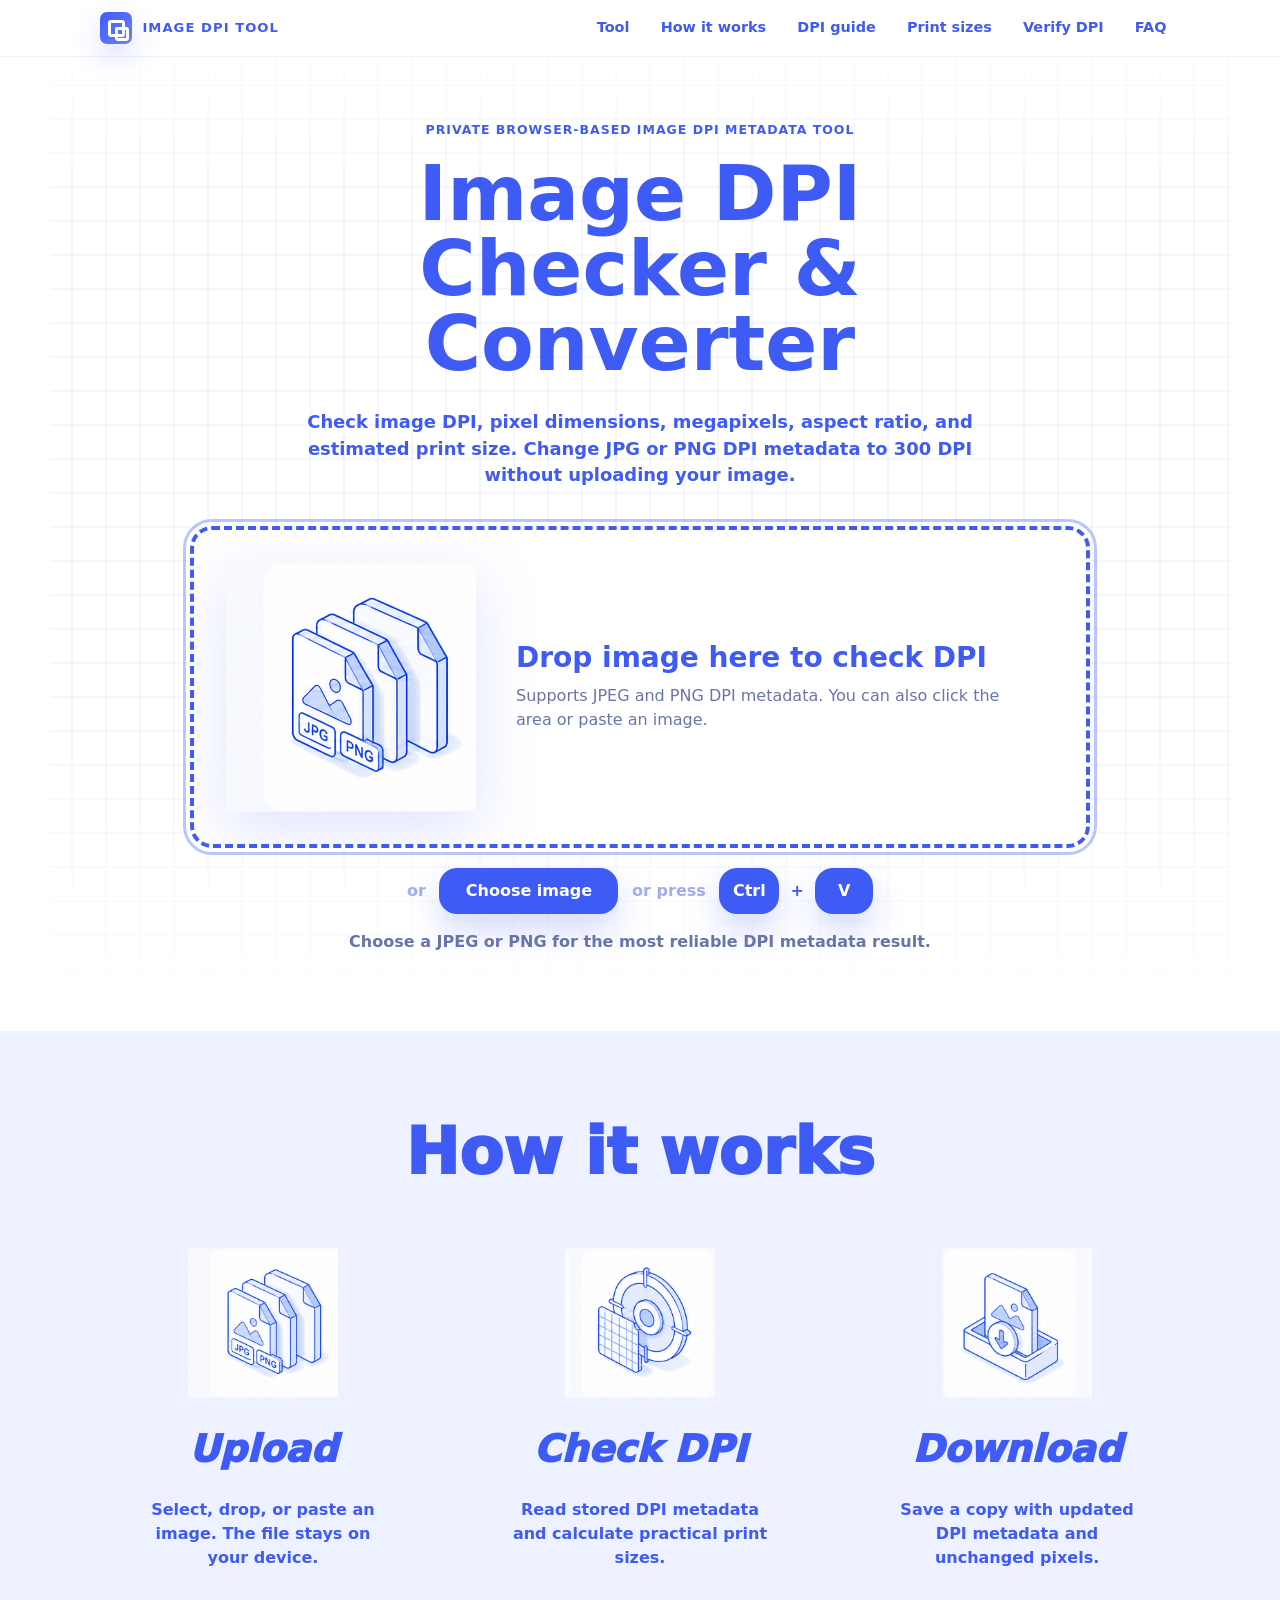
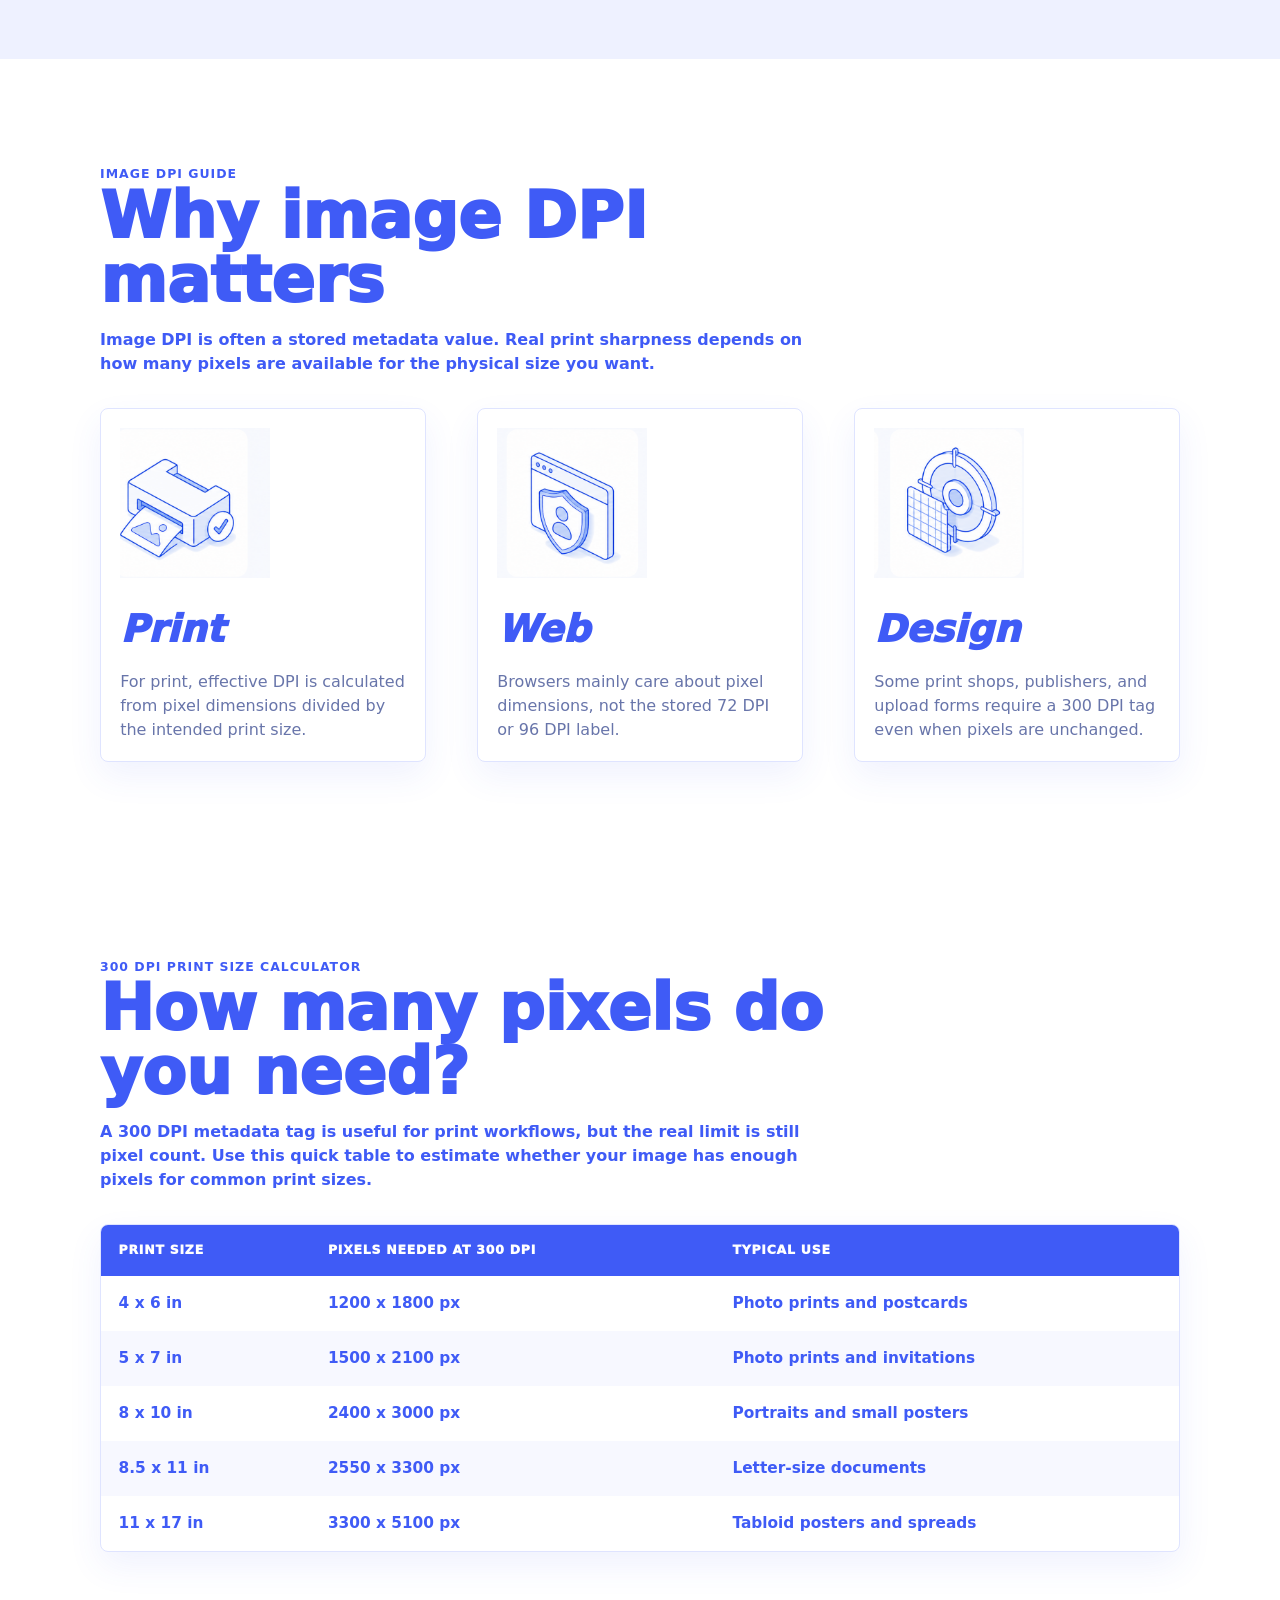
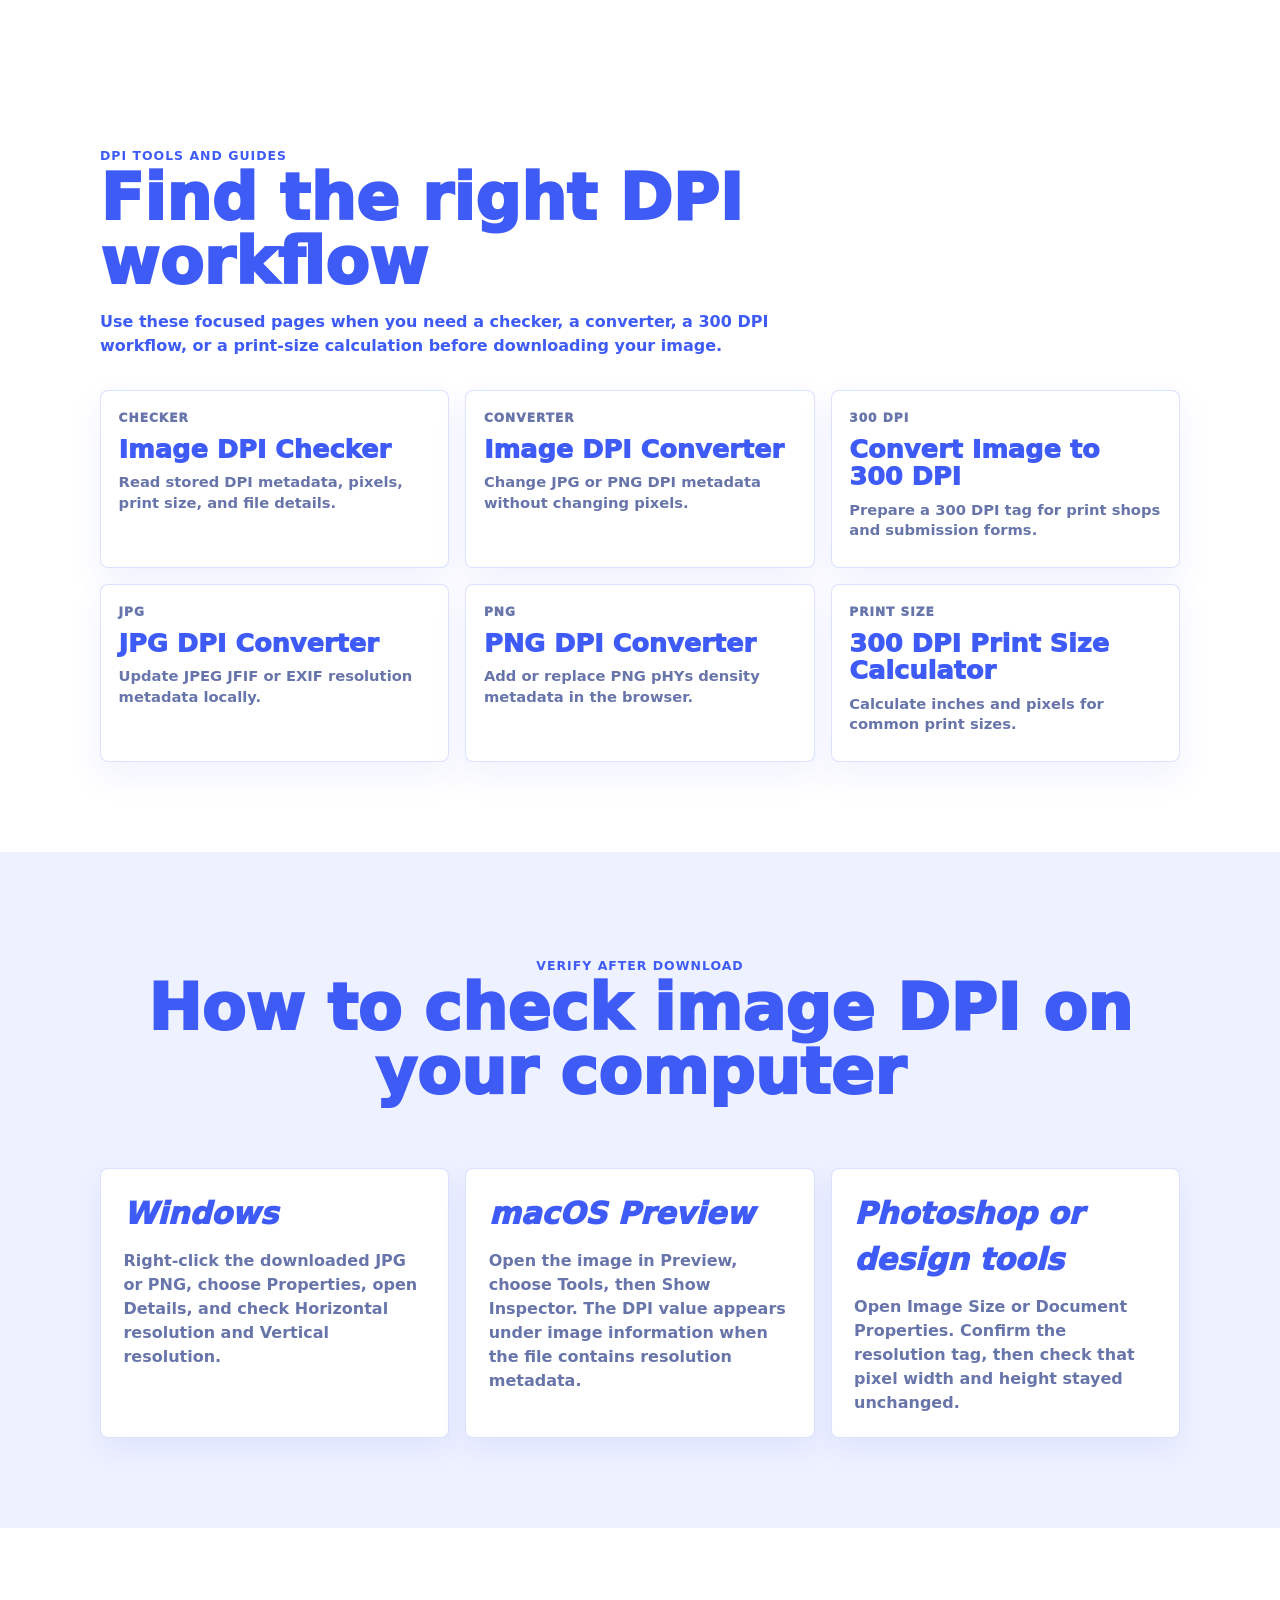
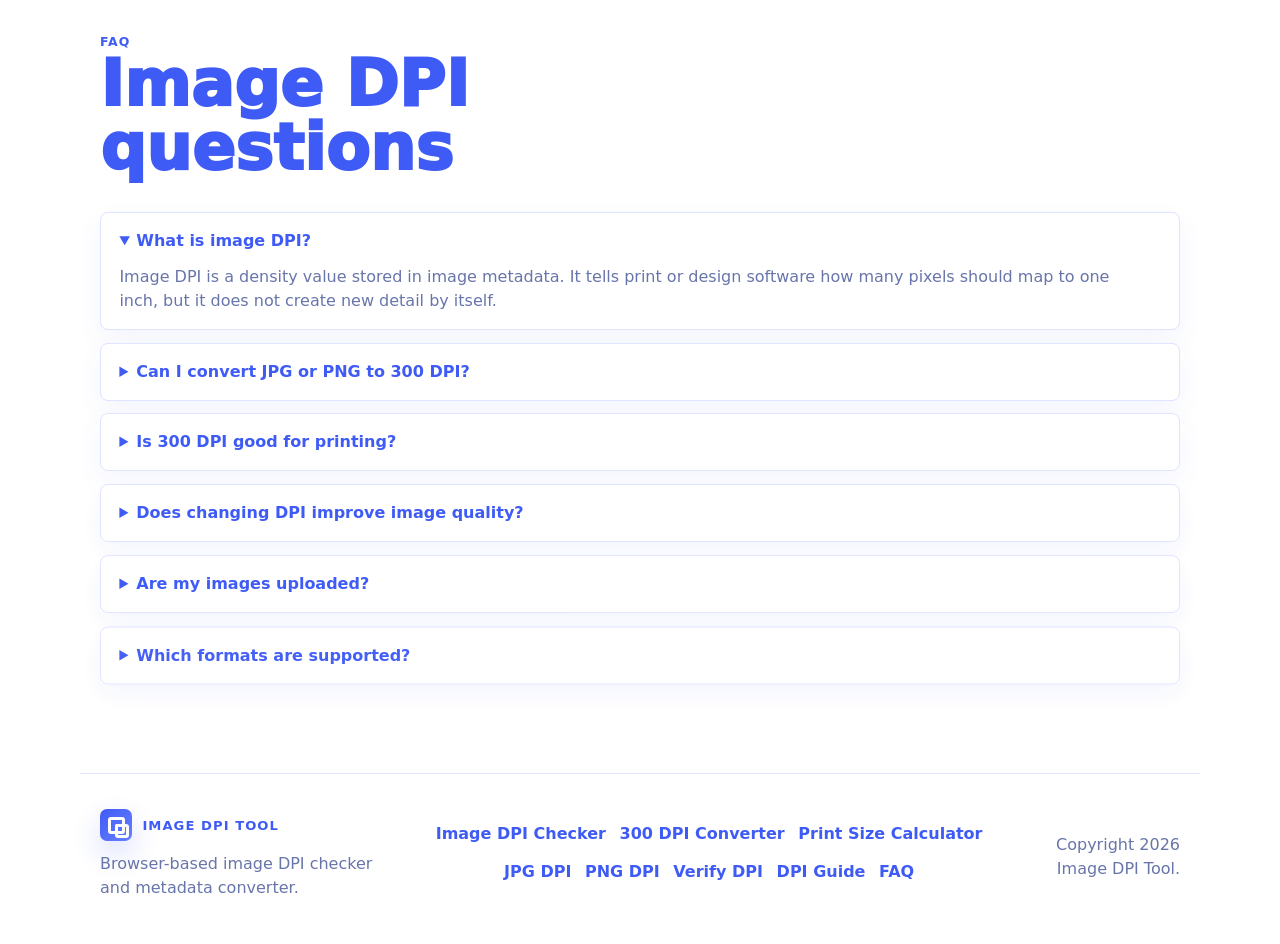
<file: index.html>
<!doctype html>
<html lang="en">
  <head>
    <meta charset="utf-8" />
    <meta name="viewport" content="width=device-width, initial-scale=1" />
    <title>Image DPI Checker & 300 DPI Converter - No Upload</title>
    <meta
      name="description"
      content="Check image DPI, pixel size, megapixels, aspect ratio, and print size. Convert JPG or PNG to 300 DPI metadata in your browser with no upload."
    />
    <meta name="application-name" content="Image DPI Tool" />
    <meta name="theme-color" content="#3f5bf6" />
    <!-- Set this to your Cloudflare Turnstile site key to require verification before downloads. -->
    <meta name="turnstile-site-key" content="" />
    <meta name="robots" content="index,follow" />
    <link rel="canonical" href="https://imagedpi.net/" />
    <meta property="og:title" content="Image DPI Checker & 300 DPI Converter" />
    <meta
      property="og:description"
      content="Check image DPI, print size, and convert JPG or PNG DPI metadata locally in your browser."
    />
    <meta property="og:type" content="website" />
    <meta property="og:site_name" content="Image DPI Tool" />
    <meta property="og:url" content="https://imagedpi.net/" />
    <meta property="og:image" content="https://imagedpi.net/assets/logo/image-dpi-logo-512.png" />
    <meta property="og:image:alt" content="Image DPI Tool logo" />
    <meta name="twitter:card" content="summary" />
    <meta name="twitter:title" content="Image DPI Checker & 300 DPI Converter" />
    <meta
      name="twitter:description"
      content="Private browser-based DPI checker and metadata converter for JPG and PNG images."
    />
    <meta name="twitter:image" content="https://imagedpi.net/assets/logo/image-dpi-logo-512.png" />
    <meta name="twitter:image:alt" content="Image DPI Tool logo" />
    <link rel="icon" type="image/svg+xml" href="assets/logo/favicon.svg?v=logo-2" />
    <link rel="preconnect" href="https://challenges.cloudflare.com" />
    <link rel="preload" href="assets/icons/upload-files.png" as="image" />
    <link rel="stylesheet" href="assets/styles.css" />
  </head>
  <body>
    <a class="skip-link" href="#tool">Skip to image DPI tool</a>

    <header class="site-header">
      <nav class="nav-shell" aria-label="Main navigation">
        <a class="brand" href="./" aria-label="Image DPI Tool home">
          <span class="brand-mark" aria-hidden="true">
            <span class="brand-mark-inner"></span>
          </span>
          <span>Image DPI Tool</span>
        </a>
        <div class="nav-links" aria-label="Page sections">
          <a href="#tool">Tool</a>
          <a href="#how">How it works</a>
          <a href="#dpi">DPI guide</a>
          <a href="#print-size">Print sizes</a>
          <a href="#verify">Verify DPI</a>
          <a href="#faq">FAQ</a>
        </div>
      </nav>
    </header>

    <main>
      <section class="hero-section" id="tool" aria-labelledby="heroTitle">
        <div class="hero-copy reveal">
          <p class="eyebrow">Private browser-based image DPI metadata tool</p>
          <h1 id="heroTitle">Image DPI Checker &amp; Converter</h1>
          <p class="hero-lede">
            Check image DPI, pixel dimensions, megapixels, aspect ratio, and estimated print size. Change JPG
            or PNG DPI metadata to 300 DPI without uploading your image.
          </p>
        </div>

        <section class="tool-stage reveal" aria-label="Image DPI upload and report">
          <input id="fileInput" class="file-input-native" type="file" accept="image/*" />
          <div
            class="drop-zone"
            id="dropZone"
            tabindex="0"
            role="button"
            aria-label="Choose, drop, or paste an image"
          >
            <div class="upload-empty" id="uploadEmpty">
              <img class="upload-illustration" src="assets/icons/upload-files.png" alt="" aria-hidden="true" />
              <div>
                <h2>Drop image here to check DPI</h2>
                <p>Supports JPEG and PNG DPI metadata. You can also click the area or paste an image.</p>
              </div>
            </div>
            <div class="upload-preview is-hidden" id="uploadPreview">
              <img id="previewImage" alt="Selected image preview" />
              <div class="preview-copy">
                <span class="file-name" id="fileName">No file selected</span>
                <span class="file-note" id="fileNote">Ready to inspect image DPI metadata.</span>
              </div>
            </div>
          </div>

          <div class="upload-actions" aria-label="Upload alternatives">
            <span>or</span>
            <label class="pick-pill" id="pickButton" for="fileInput">Choose image</label>
            <span>or press</span>
            <span
              class="paste-shortcut"
              id="pasteShortcut"
              role="button"
              tabindex="0"
              aria-label="Focus the page and paste an image from the clipboard"
            >
              <kbd id="pasteModifierKey">Ctrl</kbd>
              <span>+</span>
              <kbd>V</kbd>
            </span>
          </div>

          <div class="status-line" id="statusLine" role="status" aria-live="polite">
            Choose a JPEG or PNG for the most reliable DPI metadata result.
          </div>

          <section class="result-dashboard is-hidden" id="resultPanel" aria-label="Image DPI report">
            <div class="report-top">
              <div class="file-summary">
                <img id="reportPreview" alt="" aria-hidden="true" />
                <div>
                  <p class="file-kicker">Loaded locally</p>
                  <h2 id="reportFileName">Image file</h2>
                  <p class="file-details">
                    <span id="fileSizeValue">-</span>,
                    <span id="formatValue">-</span>,
                    <span id="dimensionValue">-</span>,
                    current DPI: <strong id="dpiValue">-</strong>
                  </p>
                </div>
              </div>

              <div class="target-panel">
                <div class="target-heading">
                  <span>Target DPI</span>
                  <strong id="afterDpi">300 DPI</strong>
                </div>
                <div class="dpi-controls" aria-label="Target DPI presets">
                  <button class="dpi-preset" type="button" data-dpi="72">72</button>
                  <button class="dpi-preset" type="button" data-dpi="96">96</button>
                  <button class="dpi-preset" type="button" data-dpi="150">150</button>
                  <button class="dpi-preset is-active" type="button" data-dpi="300">300</button>
                  <button class="dpi-preset" type="button" data-dpi="600">600</button>
                </div>
                <label class="dpi-input-wrap" for="dpiInput">
                  <span>Custom DPI</span>
                  <input id="dpiInput" type="number" inputmode="numeric" min="1" max="2400" value="300" />
                </label>
              </div>
            </div>

            <div class="report-stats" aria-label="Image quality and print readiness summary">
              <article class="report-stat">
                <span>Megapixels</span>
                <strong id="megapixelsValue">-</strong>
                <small id="megapixelsNote">Upload an image to calculate total pixels.</small>
              </article>
              <article class="report-stat">
                <span>Aspect ratio</span>
                <strong id="aspectRatioValue">-</strong>
                <small id="aspectRatioNote">Reduced from the image width and height.</small>
              </article>
              <article class="report-stat report-stat-accent">
                <span>300 DPI capacity</span>
                <strong id="printCapacityValue">-</strong>
                <small id="printCapacityNote">Largest print size at 300 DPI without resampling.</small>
              </article>
              <article class="report-stat">
                <span>Conversion support</span>
                <strong id="supportStatus">-</strong>
                <small id="supportNote">JPEG and PNG can be rewritten locally.</small>
              </article>
            </div>

            <div class="report-grid">
              <article class="chart-panel">
                <div class="report-heading">
                  <span>DPI / print size</span>
                  <strong>Estimated output</strong>
                </div>
                <div class="print-chart" aria-label="Estimated print sizes by DPI">
                  <div class="chart-row">
                    <span>72 DPI</span>
                    <div class="bar-track"><i id="bar72"></i></div>
                    <strong id="print72">-</strong>
                  </div>
                  <div class="chart-row">
                    <span>150 DPI</span>
                    <div class="bar-track"><i id="bar150"></i></div>
                    <strong id="print150">-</strong>
                  </div>
                  <div class="chart-row">
                    <span>300 DPI</span>
                    <div class="bar-track"><i id="bar300"></i></div>
                    <strong id="print300">-</strong>
                  </div>
                  <div class="chart-row">
                    <span>600 DPI</span>
                    <div class="bar-track"><i id="bar600"></i></div>
                    <strong id="print600">-</strong>
                  </div>
                  <div class="chart-row chart-row-active">
                    <span id="targetPrintLabel">Target</span>
                    <div class="bar-track"><i id="barTarget"></i></div>
                    <strong id="printTarget">-</strong>
                  </div>
                </div>
              </article>

              <article class="table-panel">
                <div class="report-heading">
                  <span>DPI conversion</span>
                  <strong>Metadata only</strong>
                </div>
                <table class="conversion-table">
                  <thead>
                    <tr>
                      <th>Before</th>
                      <th>After</th>
                      <th>Pixels</th>
                      <th>Status</th>
                    </tr>
                  </thead>
                  <tbody>
                    <tr>
                      <td id="beforeDpi">-</td>
                      <td id="tableAfterDpi">300 DPI</td>
                      <td>Unchanged</td>
                      <td>Ready</td>
                    </tr>
                    <tr>
                      <td>Quality</td>
                      <td colspan="3">Changing DPI metadata does not add pixels or improve detail.</td>
                    </tr>
                    <tr>
                      <td>Privacy</td>
                      <td colspan="3">The file is read and rewritten in this browser.</td>
                    </tr>
                  </tbody>
                </table>
                <div class="truth-note">
                  <strong>Pixels unchanged</strong>
                  <span id="pixelTruth">Upload an image to see the exact pixel dimensions.</span>
                </div>
              </article>
            </div>

            <div class="turnstile-panel" id="turnstilePanel" aria-label="Security verification" hidden>
              <div id="turnstileWidget"></div>
            </div>

            <div class="action-row">
              <button class="primary-button" type="button" id="downloadButton" disabled>
                Download converted image
              </button>
              <button class="ghost-button" type="button" id="copyReportButton" disabled>Copy report</button>
              <button class="ghost-button" type="button" id="resetButton" disabled>Reset</button>
            </div>
          </section>
        </section>
      </section>

      <section class="process-section" id="how" aria-labelledby="howTitle">
        <div class="content-section">
          <div class="section-heading centered reveal">
            <h2 id="howTitle">How it works</h2>
          </div>
          <div class="step-grid">
            <article class="process-item reveal">
              <img src="assets/icons/upload-files.png" alt="" aria-hidden="true" />
              <h3>Upload</h3>
              <p>Select, drop, or paste an image. The file stays on your device.</p>
            </article>
            <article class="process-item reveal">
              <img src="assets/icons/dpi-target.png" alt="" aria-hidden="true" />
              <h3>Check DPI</h3>
              <p>Read stored DPI metadata and calculate practical print sizes.</p>
            </article>
            <article class="process-item reveal">
              <img src="assets/icons/download-file.png" alt="" aria-hidden="true" />
              <h3>Download</h3>
              <p>Save a copy with updated DPI metadata and unchanged pixels.</p>
            </article>
          </div>
        </div>
      </section>

      <section class="content-section split-section" id="dpi" aria-labelledby="dpiTitle">
        <div class="section-heading reveal">
          <p class="eyebrow">Image DPI guide</p>
          <h2 id="dpiTitle">Why image DPI matters</h2>
          <p>
            Image DPI is often a stored metadata value. Real print sharpness depends on how many pixels are
            available for the physical size you want.
          </p>
        </div>
        <div class="use-grid">
          <article class="use-card reveal">
            <img src="assets/icons/print-quality.png" alt="" aria-hidden="true" />
            <h3>Print</h3>
            <p>For print, effective DPI is calculated from pixel dimensions divided by the intended print size.</p>
          </article>
          <article class="use-card reveal">
            <img src="assets/icons/local-privacy.png" alt="" aria-hidden="true" />
            <h3>Web</h3>
            <p>Browsers mainly care about pixel dimensions, not the stored 72 DPI or 96 DPI label.</p>
          </article>
          <article class="use-card reveal">
            <img src="assets/icons/dpi-target.png" alt="" aria-hidden="true" />
            <h3>Design</h3>
            <p>Some print shops, publishers, and upload forms require a 300 DPI tag even when pixels are unchanged.</p>
          </article>
        </div>
      </section>

      <section class="content-section print-size-section" id="print-size" aria-labelledby="printSizeTitle">
        <div class="section-heading reveal">
          <p class="eyebrow">300 DPI print size calculator</p>
          <h2 id="printSizeTitle">How many pixels do you need?</h2>
          <p>
            A 300 DPI metadata tag is useful for print workflows, but the real limit is still pixel count. Use
            this quick table to estimate whether your image has enough pixels for common print sizes.
          </p>
        </div>
        <div class="size-table-wrap reveal">
          <table class="size-table">
            <thead>
              <tr>
                <th>Print size</th>
                <th>Pixels needed at 300 DPI</th>
                <th>Typical use</th>
              </tr>
            </thead>
            <tbody>
              <tr>
                <td>4 x 6 in</td>
                <td>1200 x 1800 px</td>
                <td>Photo prints and postcards</td>
              </tr>
              <tr>
                <td>5 x 7 in</td>
                <td>1500 x 2100 px</td>
                <td>Photo prints and invitations</td>
              </tr>
              <tr>
                <td>8 x 10 in</td>
                <td>2400 x 3000 px</td>
                <td>Portraits and small posters</td>
              </tr>
              <tr>
                <td>8.5 x 11 in</td>
                <td>2550 x 3300 px</td>
                <td>Letter-size documents</td>
              </tr>
              <tr>
                <td>11 x 17 in</td>
                <td>3300 x 5100 px</td>
                <td>Tabloid posters and spreads</td>
              </tr>
            </tbody>
          </table>
        </div>
      </section>

      <section class="content-section guide-section" id="guides" aria-labelledby="guidesTitle">
        <div class="section-heading reveal">
          <p class="eyebrow">DPI tools and guides</p>
          <h2 id="guidesTitle">Find the right DPI workflow</h2>
          <p>
            Use these focused pages when you need a checker, a converter, a 300 DPI workflow, or a print-size
            calculation before downloading your image.
          </p>
        </div>
        <div class="guide-grid">
          <a class="guide-card reveal" href="image-dpi-checker/">
            <span>Checker</span>
            <strong>Image DPI Checker</strong>
            <small>Read stored DPI metadata, pixels, print size, and file details.</small>
          </a>
          <a class="guide-card reveal" href="image-dpi-converter/">
            <span>Converter</span>
            <strong>Image DPI Converter</strong>
            <small>Change JPG or PNG DPI metadata without changing pixels.</small>
          </a>
          <a class="guide-card reveal" href="convert-image-to-300-dpi/">
            <span>300 DPI</span>
            <strong>Convert Image to 300 DPI</strong>
            <small>Prepare a 300 DPI tag for print shops and submission forms.</small>
          </a>
          <a class="guide-card reveal" href="jpg-dpi-converter/">
            <span>JPG</span>
            <strong>JPG DPI Converter</strong>
            <small>Update JPEG JFIF or EXIF resolution metadata locally.</small>
          </a>
          <a class="guide-card reveal" href="png-dpi-converter/">
            <span>PNG</span>
            <strong>PNG DPI Converter</strong>
            <small>Add or replace PNG pHYs density metadata in the browser.</small>
          </a>
          <a class="guide-card reveal" href="300-dpi-print-size-calculator/">
            <span>Print size</span>
            <strong>300 DPI Print Size Calculator</strong>
            <small>Calculate inches and pixels for common print sizes.</small>
          </a>
        </div>
      </section>

      <section class="process-section verify-section" id="verify" aria-labelledby="verifyTitle">
        <div class="content-section">
          <div class="section-heading centered reveal">
            <p class="eyebrow">Verify after download</p>
            <h2 id="verifyTitle">How to check image DPI on your computer</h2>
          </div>
          <div class="verify-grid">
            <article class="verify-card reveal">
              <h3>Windows</h3>
              <p>
                Right-click the downloaded JPG or PNG, choose Properties, open Details, and check Horizontal
                resolution and Vertical resolution.
              </p>
            </article>
            <article class="verify-card reveal">
              <h3>macOS Preview</h3>
              <p>
                Open the image in Preview, choose Tools, then Show Inspector. The DPI value appears under image
                information when the file contains resolution metadata.
              </p>
            </article>
            <article class="verify-card reveal">
              <h3>Photoshop or design tools</h3>
              <p>
                Open Image Size or Document Properties. Confirm the resolution tag, then check that pixel width
                and height stayed unchanged.
              </p>
            </article>
          </div>
        </div>
      </section>

      <section class="content-section faq-section" id="faq" aria-labelledby="faqTitle">
        <div class="section-heading reveal">
          <p class="eyebrow">FAQ</p>
          <h2 id="faqTitle">Image DPI questions</h2>
        </div>
        <div class="faq-list">
          <details class="reveal" open>
            <summary>What is image DPI?</summary>
            <p>
              Image DPI is a density value stored in image metadata. It tells print or design software how many
              pixels should map to one inch, but it does not create new detail by itself.
            </p>
          </details>
          <details class="reveal">
            <summary>Can I convert JPG or PNG to 300 DPI?</summary>
            <p>
              Yes. Upload a JPG or PNG, choose 300 DPI, and download a copy. The tool updates DPI metadata in
              the browser while keeping the same pixel dimensions.
            </p>
          </details>
          <details class="reveal">
            <summary>Is 300 DPI good for printing?</summary>
            <p>
              300 DPI is a common print target for sharp close-viewed work. Whether your image is good enough
              depends on its pixel dimensions and the final print size.
            </p>
          </details>
          <details class="reveal">
            <summary>Does changing DPI improve image quality?</summary>
            <p>
              No. Metadata-only DPI conversion changes the label, not the pixels. A sharper print usually needs
              more pixels or a smaller physical print size.
            </p>
          </details>
          <details class="reveal">
            <summary>Are my images uploaded?</summary>
            <p>
              No. This page reads and rewrites supported image files in the browser. The image does not need to
              leave your device.
            </p>
          </details>
          <details class="reveal">
            <summary>Which formats are supported?</summary>
            <p>
              DPI checking works best for JPEG and PNG. Metadata-only DPI conversion currently supports JPEG and
              PNG. Other formats can be previewed, but DPI metadata may not be reliably readable in the browser.
            </p>
          </details>
        </div>
      </section>
    </main>

    <footer class="site-footer">
      <div>
        <a class="brand footer-brand" href="./">
          <span class="brand-mark" aria-hidden="true">
            <span class="brand-mark-inner"></span>
          </span>
          <span>Image DPI Tool</span>
        </a>
        <p>Browser-based image DPI checker and metadata converter.</p>
      </div>
      <div class="footer-links">
        <a href="#tool">Image DPI Checker</a>
        <a href="image-dpi-converter/">300 DPI Converter</a>
        <a href="#print-size">Print Size Calculator</a>
        <a href="jpg-dpi-converter/">JPG DPI</a>
        <a href="png-dpi-converter/">PNG DPI</a>
        <a href="#verify">Verify DPI</a>
        <a href="#dpi">DPI Guide</a>
        <a href="#faq">FAQ</a>
      </div>
      <p class="copyright">Copyright <span id="year"></span> Image DPI Tool.</p>
    </footer>

    <script type="application/ld+json">
      {
        "@context": "https://schema.org",
        "@graph": [
          {
            "@type": "WebSite",
            "@id": "https://imagedpi.net/#website",
            "name": "Image DPI Tool",
            "url": "https://imagedpi.net/",
            "description": "Browser-based image DPI checker and metadata converter for JPG and PNG images.",
            "inLanguage": "en"
          },
          {
            "@type": "WebApplication",
            "@id": "https://imagedpi.net/#app",
            "name": "Image DPI Checker & Converter",
            "url": "https://imagedpi.net/",
            "applicationCategory": "MultimediaApplication",
            "operatingSystem": "Any modern browser",
            "browserRequirements": "Requires JavaScript and a modern browser with local file access.",
            "description": "A private browser-based tool to check image DPI, pixel size, megapixels, aspect ratio, print size, and convert JPG or PNG DPI metadata.",
            "image": "https://imagedpi.net/assets/logo/image-dpi-logo-512.png",
            "isAccessibleForFree": true,
            "offers": {
              "@type": "Offer",
              "price": "0",
              "priceCurrency": "USD"
            },
            "featureList": [
              "Check JPG and PNG DPI metadata",
              "Convert image metadata to 72, 96, 150, 300, or 600 DPI",
              "Calculate print size from pixel dimensions",
              "Show megapixels and aspect ratio",
              "Process images locally without upload"
            ]
          },
          {
            "@type": "FAQPage",
            "@id": "https://imagedpi.net/#faq",
            "mainEntity": [
              {
                "@type": "Question",
                "name": "What is image DPI?",
                "acceptedAnswer": {
                  "@type": "Answer",
                  "text": "Image DPI is metadata that tells print and layout software how many image pixels should fit in one inch. Web browsers mostly use pixel dimensions, while print workflows use effective DPI based on pixels divided by physical size."
                }
              },
              {
                "@type": "Question",
                "name": "Can I convert JPG or PNG to 300 DPI?",
                "acceptedAnswer": {
                  "@type": "Answer",
                  "text": "Yes. The tool can write a 300 DPI metadata tag to supported JPG and PNG files locally in the browser without uploading the image."
                }
              },
              {
                "@type": "Question",
                "name": "Is 300 DPI good for printing?",
                "acceptedAnswer": {
                  "@type": "Answer",
                  "text": "300 DPI is a common print target, but print quality still depends on pixel count. Divide the image pixel dimensions by the intended print size to estimate effective DPI."
                }
              },
              {
                "@type": "Question",
                "name": "Does changing DPI improve image quality?",
                "acceptedAnswer": {
                  "@type": "Answer",
                  "text": "Changing DPI metadata does not add detail or increase pixels. It changes how compatible software interprets the physical print size."
                }
              },
              {
                "@type": "Question",
                "name": "Are my images uploaded?",
                "acceptedAnswer": {
                  "@type": "Answer",
                  "text": "No. The checker and converter run in the browser so selected images stay on the device."
                }
              },
              {
                "@type": "Question",
                "name": "Which formats are supported?",
                "acceptedAnswer": {
                  "@type": "Answer",
                  "text": "The tool is focused on JPEG and PNG files because their DPI metadata can be read and rewritten reliably in the browser."
                }
              }
            ]
          }
        ]
      }
    </script>
    <script src="assets/vendor/gsap.min.js"></script>
    <script src="assets/dpi-tools.js"></script>
    <script src="assets/app.js"></script>
  </body>
</html>
</file>
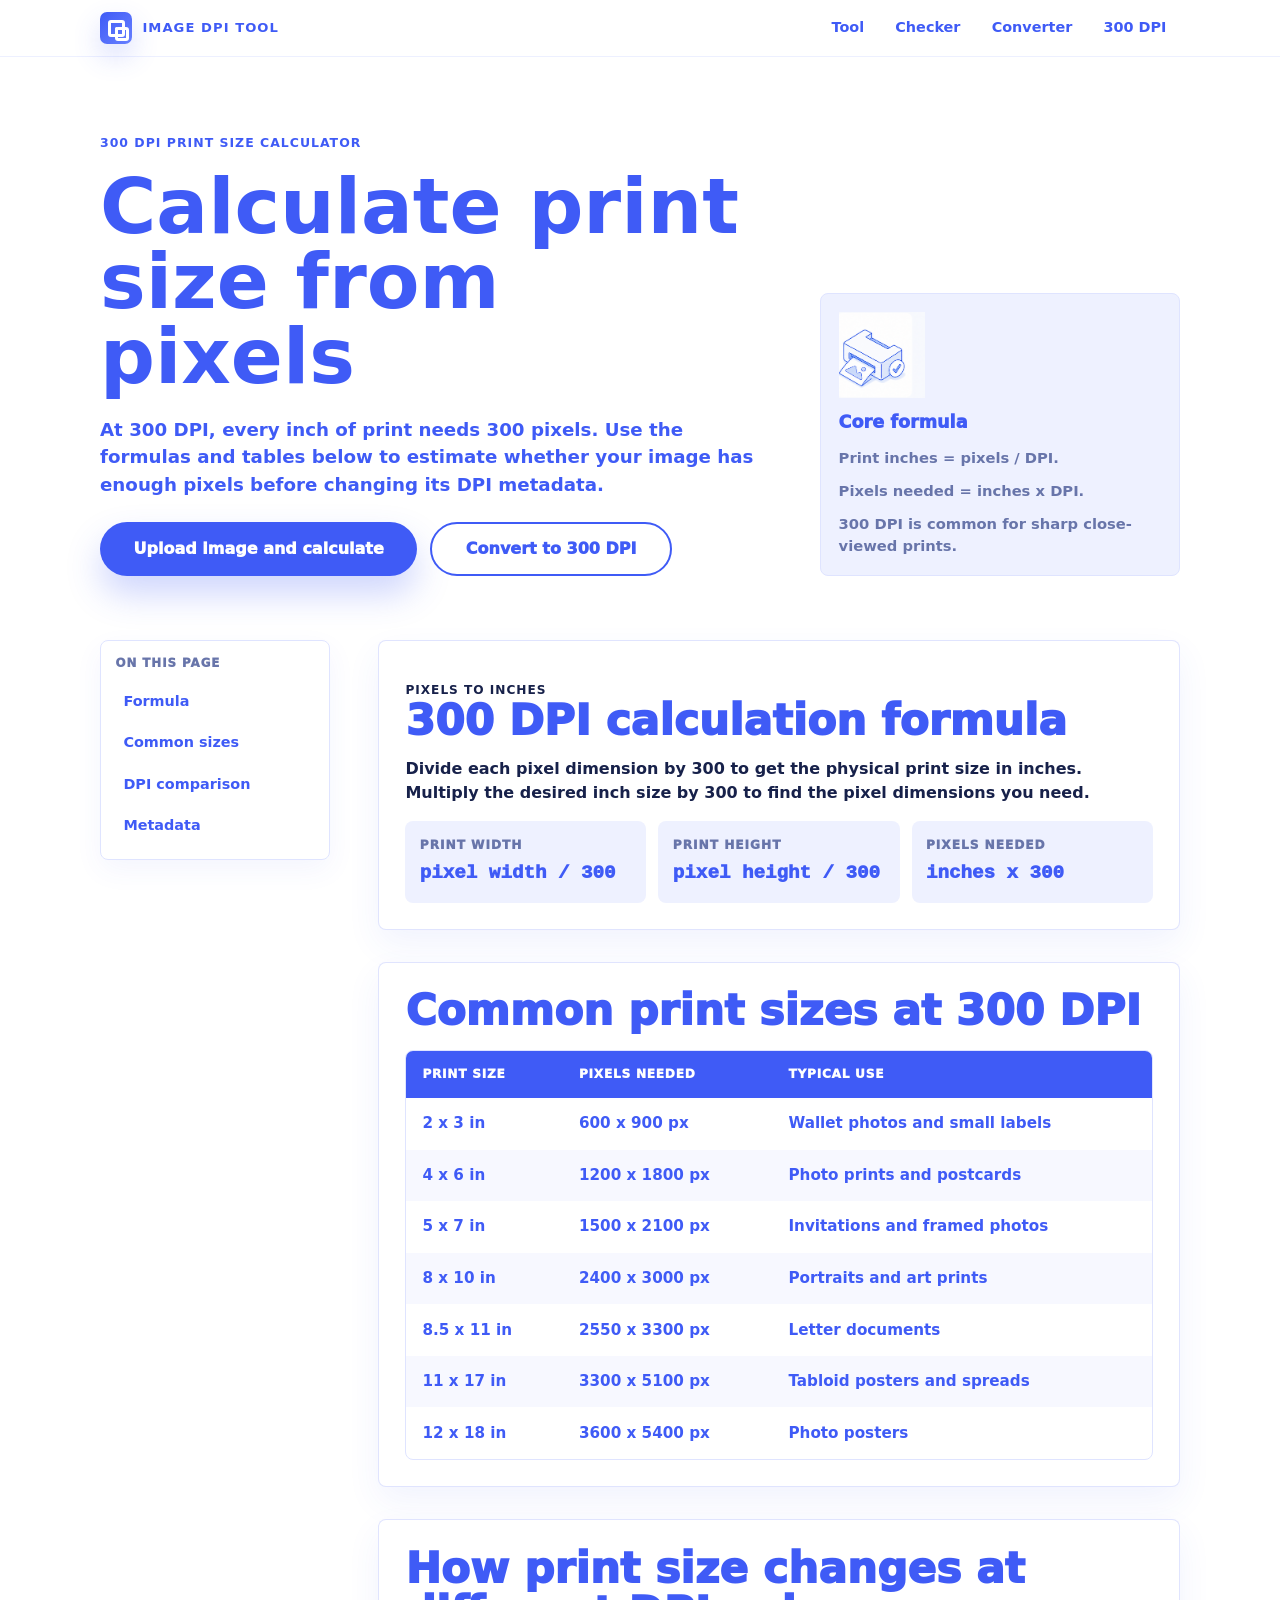
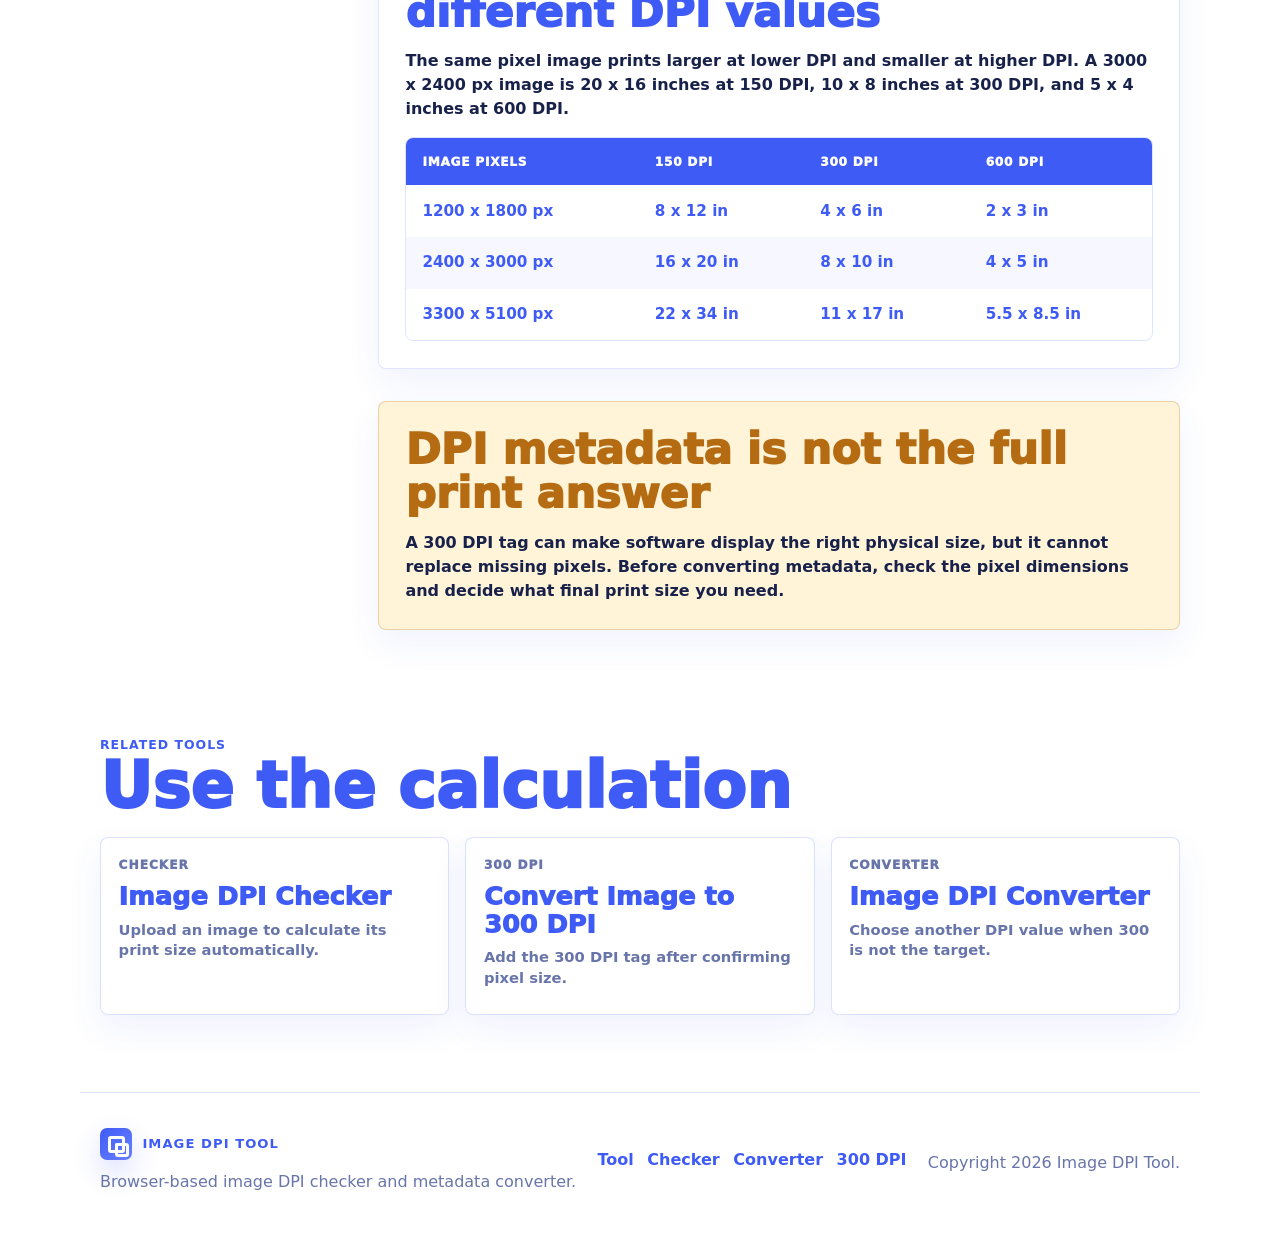
<file: 300-dpi-print-size-calculator/index.html>
<!doctype html>
<html lang="en">
  <head>
    <meta charset="utf-8" />
    <meta name="viewport" content="width=device-width, initial-scale=1" />
    <title>300 DPI Print Size Calculator - Pixels to Inches Guide</title>
    <meta
      name="description"
      content="Calculate print size from pixels at 300 DPI. Learn the pixel dimensions needed for 4x6, 8x10, letter, poster, and other common print sizes."
    />
    <meta name="application-name" content="Image DPI Tool" />
    <meta name="theme-color" content="#3f5bf6" />
    <meta name="robots" content="index,follow" />
    <link rel="canonical" href="https://imagedpi.net/300-dpi-print-size-calculator/" />
    <meta property="og:title" content="300 DPI Print Size Calculator" />
    <meta
      property="og:description"
      content="Convert pixels to inches at 300 DPI and check common print size requirements."
    />
    <meta property="og:type" content="article" />
    <meta property="og:site_name" content="Image DPI Tool" />
    <meta property="og:url" content="https://imagedpi.net/300-dpi-print-size-calculator/" />
    <meta property="og:image" content="https://imagedpi.net/assets/logo/image-dpi-logo-512.png" />
    <meta property="og:image:alt" content="Image DPI Tool logo" />
    <meta name="twitter:card" content="summary" />
    <meta name="twitter:title" content="300 DPI Print Size Calculator" />
    <meta
      name="twitter:description"
      content="Convert pixels to inches at 300 DPI and check common print size requirements."
    />
    <meta name="twitter:image" content="https://imagedpi.net/assets/logo/image-dpi-logo-512.png" />
    <meta name="twitter:image:alt" content="Image DPI Tool logo" />
    <link rel="icon" type="image/svg+xml" href="../assets/logo/favicon.svg?v=logo-2" />
    <link rel="stylesheet" href="../assets/styles.css" />
  </head>
  <body>
    <a class="skip-link" href="#content">Skip to content</a>

    <header class="site-header">
      <nav class="nav-shell" aria-label="Main navigation">
        <a class="brand" href="../" aria-label="Image DPI Tool home">
          <span class="brand-mark" aria-hidden="true"><span class="brand-mark-inner"></span></span>
          <span>Image DPI Tool</span>
        </a>
        <div class="nav-links" aria-label="Primary tools">
          <a href="../#tool">Tool</a>
          <a href="../image-dpi-checker/">Checker</a>
          <a href="../image-dpi-converter/">Converter</a>
          <a href="../convert-image-to-300-dpi/">300 DPI</a>
        </div>
      </nav>
    </header>

    <main id="content">
      <section class="page-hero">
        <div class="page-hero-inner">
          <div>
            <p class="eyebrow">300 DPI print size calculator</p>
            <h1>Calculate print size from pixels</h1>
            <p class="page-lede">
              At 300 DPI, every inch of print needs 300 pixels. Use the formulas and tables below to estimate
              whether your image has enough pixels before changing its DPI metadata.
            </p>
            <div class="page-actions">
              <a class="primary-button" href="../#tool">Upload image and calculate</a>
              <a class="ghost-button" href="../convert-image-to-300-dpi/">Convert to 300 DPI</a>
            </div>
          </div>
          <aside class="page-summary" aria-label="Calculator summary">
            <img class="page-summary-icon" src="../assets/icons/print-quality.png" alt="" aria-hidden="true" />
            <strong>Core formula</strong>
            <span>Print inches = pixels / DPI.</span>
            <span>Pixels needed = inches x DPI.</span>
            <span>300 DPI is common for sharp close-viewed prints.</span>
          </aside>
        </div>
      </section>

      <div class="article-layout">
        <aside class="page-index" aria-label="On this page">
          <span>On this page</span>
          <a href="#formula">Formula</a>
          <a href="#table">Common sizes</a>
          <a href="#dpi-comparison">DPI comparison</a>
          <a href="#metadata">Metadata</a>
        </aside>

        <article class="article-flow">
          <section class="article-block" id="formula">
            <p class="article-kicker">Pixels to inches</p>
            <h2>300 DPI calculation formula</h2>
            <p>
              Divide each pixel dimension by 300 to get the physical print size in inches. Multiply the desired
              inch size by 300 to find the pixel dimensions you need.
            </p>
            <div class="formula-strip">
              <div class="formula-card">
                <span>Print width</span>
                <strong>pixel width / 300</strong>
              </div>
              <div class="formula-card">
                <span>Print height</span>
                <strong>pixel height / 300</strong>
              </div>
              <div class="formula-card">
                <span>Pixels needed</span>
                <strong>inches x 300</strong>
              </div>
            </div>
          </section>

          <section class="article-block" id="table">
            <h2>Common print sizes at 300 DPI</h2>
            <div class="article-table-wrap">
              <table class="article-table">
                <thead>
                  <tr>
                    <th>Print size</th>
                    <th>Pixels needed</th>
                    <th>Typical use</th>
                  </tr>
                </thead>
                <tbody>
                  <tr>
                    <td>2 x 3 in</td>
                    <td>600 x 900 px</td>
                    <td>Wallet photos and small labels</td>
                  </tr>
                  <tr>
                    <td>4 x 6 in</td>
                    <td>1200 x 1800 px</td>
                    <td>Photo prints and postcards</td>
                  </tr>
                  <tr>
                    <td>5 x 7 in</td>
                    <td>1500 x 2100 px</td>
                    <td>Invitations and framed photos</td>
                  </tr>
                  <tr>
                    <td>8 x 10 in</td>
                    <td>2400 x 3000 px</td>
                    <td>Portraits and art prints</td>
                  </tr>
                  <tr>
                    <td>8.5 x 11 in</td>
                    <td>2550 x 3300 px</td>
                    <td>Letter documents</td>
                  </tr>
                  <tr>
                    <td>11 x 17 in</td>
                    <td>3300 x 5100 px</td>
                    <td>Tabloid posters and spreads</td>
                  </tr>
                  <tr>
                    <td>12 x 18 in</td>
                    <td>3600 x 5400 px</td>
                    <td>Photo posters</td>
                  </tr>
                </tbody>
              </table>
            </div>
          </section>

          <section class="article-block" id="dpi-comparison">
            <h2>How print size changes at different DPI values</h2>
            <p>
              The same pixel image prints larger at lower DPI and smaller at higher DPI. A 3000 x 2400 px image
              is 20 x 16 inches at 150 DPI, 10 x 8 inches at 300 DPI, and 5 x 4 inches at 600 DPI.
            </p>
            <div class="article-table-wrap">
              <table class="article-table">
                <thead>
                  <tr>
                    <th>Image pixels</th>
                    <th>150 DPI</th>
                    <th>300 DPI</th>
                    <th>600 DPI</th>
                  </tr>
                </thead>
                <tbody>
                  <tr>
                    <td>1200 x 1800 px</td>
                    <td>8 x 12 in</td>
                    <td>4 x 6 in</td>
                    <td>2 x 3 in</td>
                  </tr>
                  <tr>
                    <td>2400 x 3000 px</td>
                    <td>16 x 20 in</td>
                    <td>8 x 10 in</td>
                    <td>4 x 5 in</td>
                  </tr>
                  <tr>
                    <td>3300 x 5100 px</td>
                    <td>22 x 34 in</td>
                    <td>11 x 17 in</td>
                    <td>5.5 x 8.5 in</td>
                  </tr>
                </tbody>
              </table>
            </div>
          </section>

          <section class="article-block article-warning" id="metadata">
            <h2>DPI metadata is not the full print answer</h2>
            <p>
              A 300 DPI tag can make software display the right physical size, but it cannot replace missing
              pixels. Before converting metadata, check the pixel dimensions and decide what final print size you need.
            </p>
          </section>
        </article>
      </div>

      <section class="related-section" aria-labelledby="relatedTitle">
        <div class="section-heading">
          <p class="eyebrow">Related tools</p>
          <h2 id="relatedTitle">Use the calculation</h2>
        </div>
        <div class="tool-link-grid">
          <a class="tool-link-card" href="../image-dpi-checker/">
            <span>Checker</span>
            <strong>Image DPI Checker</strong>
            <small>Upload an image to calculate its print size automatically.</small>
          </a>
          <a class="tool-link-card" href="../convert-image-to-300-dpi/">
            <span>300 DPI</span>
            <strong>Convert Image to 300 DPI</strong>
            <small>Add the 300 DPI tag after confirming pixel size.</small>
          </a>
          <a class="tool-link-card" href="../image-dpi-converter/">
            <span>Converter</span>
            <strong>Image DPI Converter</strong>
            <small>Choose another DPI value when 300 is not the target.</small>
          </a>
        </div>
      </section>
    </main>

    <footer class="site-footer">
      <div>
        <a class="brand footer-brand" href="../">
          <span class="brand-mark" aria-hidden="true"><span class="brand-mark-inner"></span></span>
          <span>Image DPI Tool</span>
        </a>
        <p>Browser-based image DPI checker and metadata converter.</p>
      </div>
      <div class="footer-links">
        <a href="../#tool">Tool</a>
        <a href="../image-dpi-checker/">Checker</a>
        <a href="../image-dpi-converter/">Converter</a>
        <a href="../convert-image-to-300-dpi/">300 DPI</a>
      </div>
      <p class="copyright">Copyright 2026 Image DPI Tool.</p>
    </footer>

    <script type="application/ld+json">
      {
        "@context": "https://schema.org",
        "@graph": [
          {
            "@type": "WebPage",
            "@id": "https://imagedpi.net/300-dpi-print-size-calculator/#webpage",
            "url": "https://imagedpi.net/300-dpi-print-size-calculator/",
            "name": "300 DPI Print Size Calculator",
            "description": "Calculate print size from pixels at 300 DPI. Learn the pixel dimensions needed for common print sizes.",
            "isPartOf": {
              "@type": "WebSite",
              "@id": "https://imagedpi.net/#website",
              "name": "Image DPI Tool",
              "url": "https://imagedpi.net/"
            },
            "inLanguage": "en"
          },
          {
            "@type": "BreadcrumbList",
            "@id": "https://imagedpi.net/300-dpi-print-size-calculator/#breadcrumb",
            "itemListElement": [
              {
                "@type": "ListItem",
                "position": 1,
                "name": "Home",
                "item": "https://imagedpi.net/"
              },
              {
                "@type": "ListItem",
                "position": 2,
                "name": "300 DPI Print Size Calculator",
                "item": "https://imagedpi.net/300-dpi-print-size-calculator/"
              }
            ]
          }
        ]
      }
    </script>
  </body>
</html>
</file>
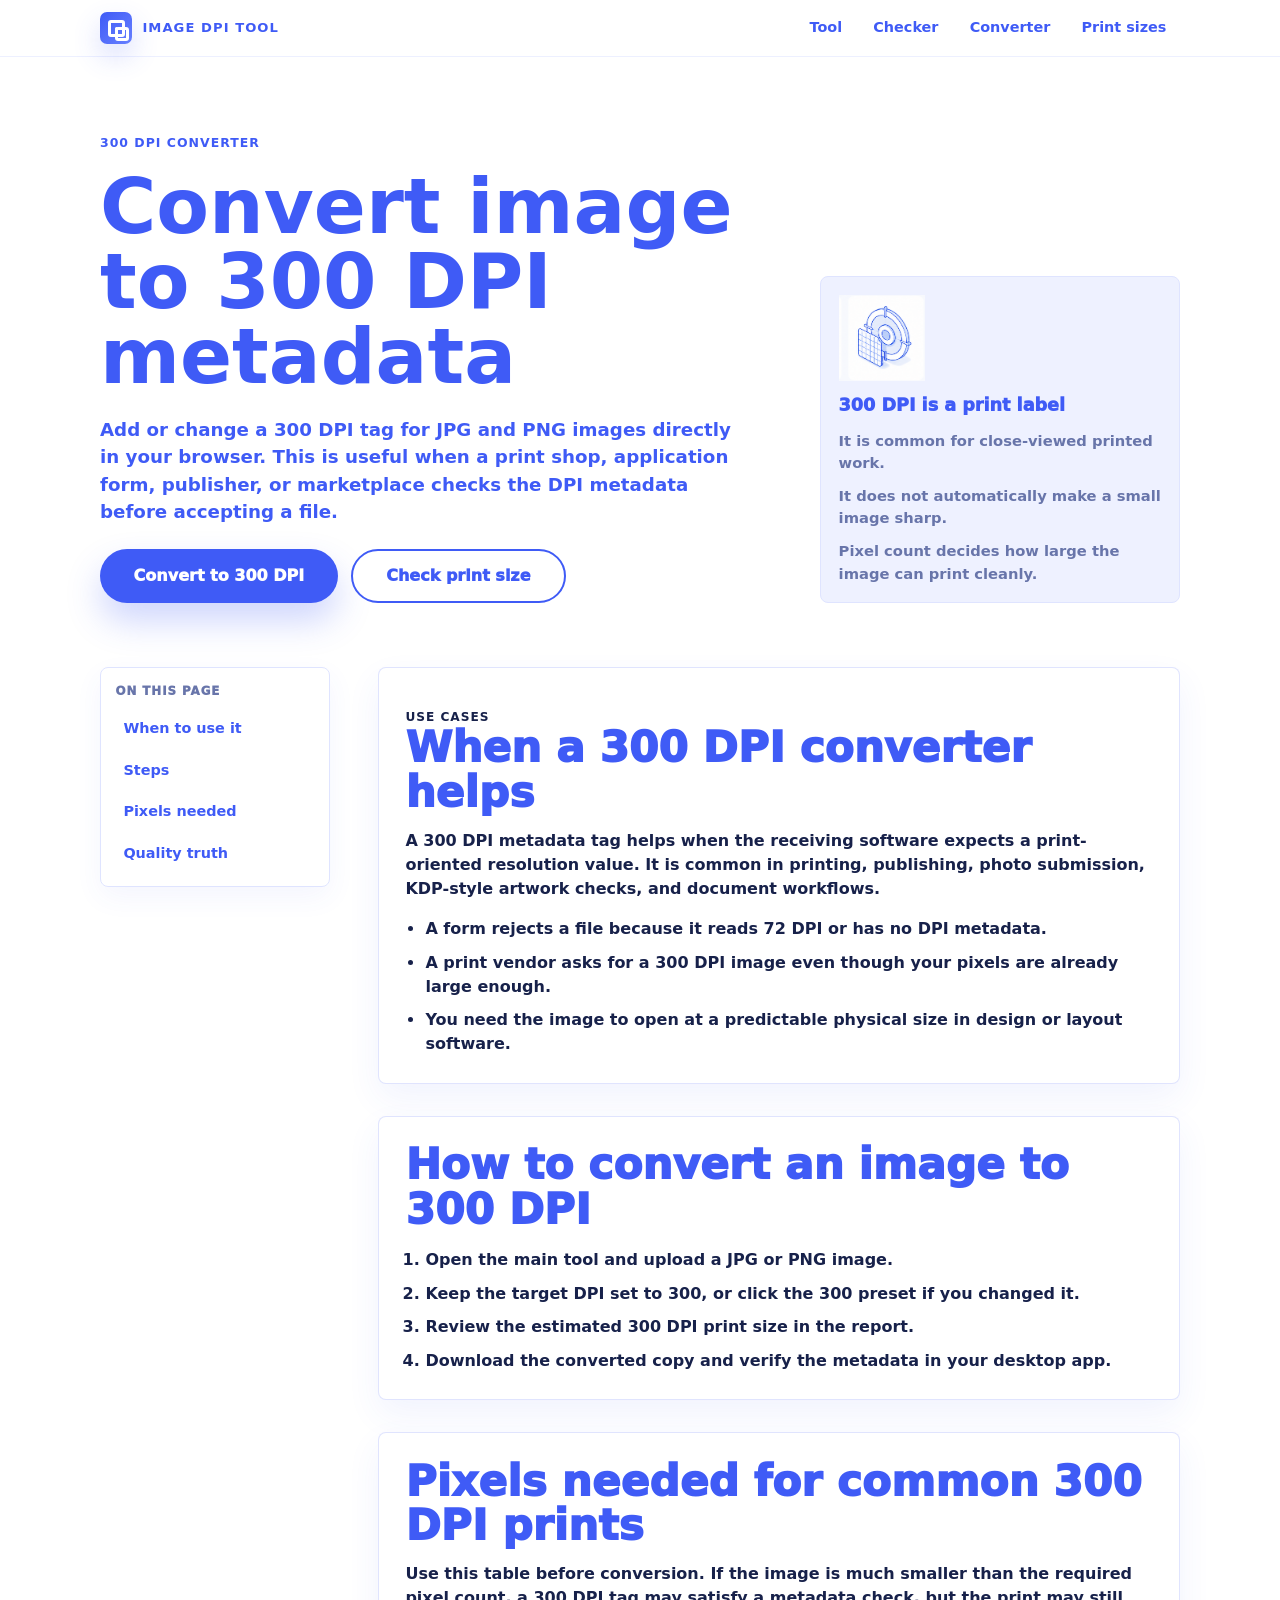
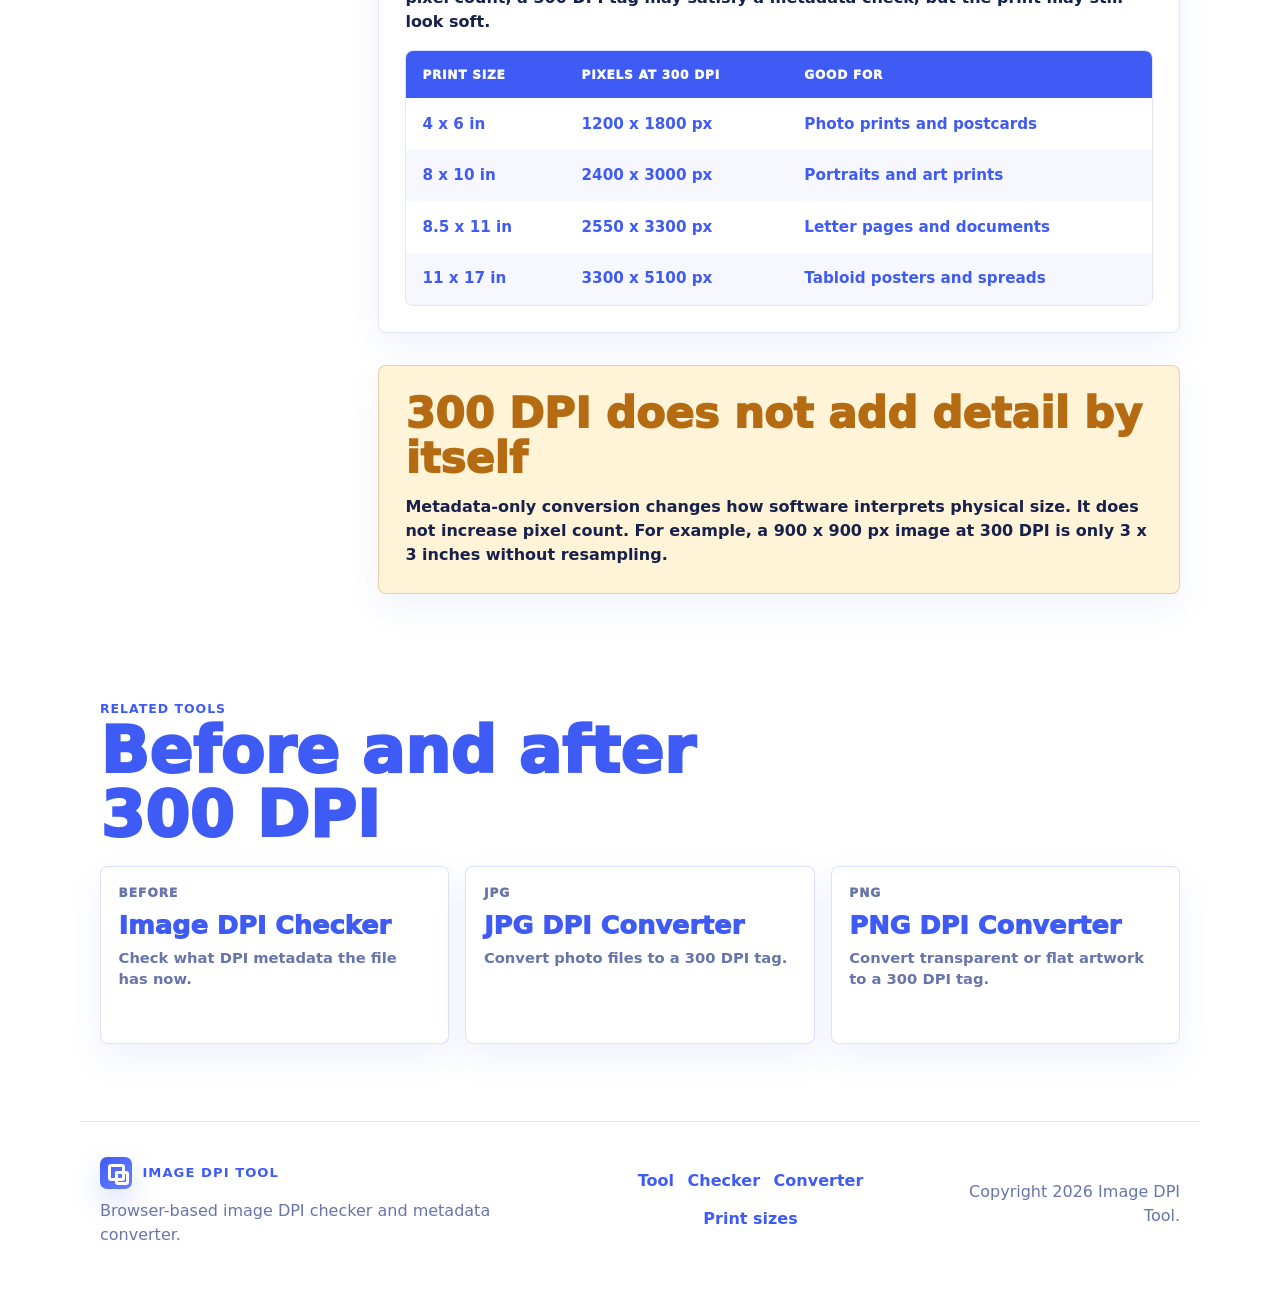
<file: convert-image-to-300-dpi/index.html>
<!doctype html>
<html lang="en">
  <head>
    <meta charset="utf-8" />
    <meta name="viewport" content="width=device-width, initial-scale=1" />
    <title>Convert Image to 300 DPI - JPG and PNG 300 DPI Tool</title>
    <meta
      name="description"
      content="Convert a JPG or PNG image to 300 DPI metadata in your browser. Learn when 300 DPI is useful and how many pixels you need for print."
    />
    <meta name="application-name" content="Image DPI Tool" />
    <meta name="theme-color" content="#3f5bf6" />
    <meta name="robots" content="index,follow" />
    <link rel="canonical" href="https://imagedpi.net/convert-image-to-300-dpi/" />
    <meta property="og:title" content="Convert Image to 300 DPI" />
    <meta
      property="og:description"
      content="Add or change a 300 DPI metadata tag for JPG and PNG images locally in your browser."
    />
    <meta property="og:type" content="article" />
    <meta property="og:site_name" content="Image DPI Tool" />
    <meta property="og:url" content="https://imagedpi.net/convert-image-to-300-dpi/" />
    <meta property="og:image" content="https://imagedpi.net/assets/logo/image-dpi-logo-512.png" />
    <meta property="og:image:alt" content="Image DPI Tool logo" />
    <meta name="twitter:card" content="summary" />
    <meta name="twitter:title" content="Convert Image to 300 DPI" />
    <meta
      name="twitter:description"
      content="Add or change a 300 DPI metadata tag for JPG and PNG images locally in your browser."
    />
    <meta name="twitter:image" content="https://imagedpi.net/assets/logo/image-dpi-logo-512.png" />
    <meta name="twitter:image:alt" content="Image DPI Tool logo" />
    <link rel="icon" type="image/svg+xml" href="../assets/logo/favicon.svg?v=logo-2" />
    <link rel="stylesheet" href="../assets/styles.css" />
  </head>
  <body>
    <a class="skip-link" href="#content">Skip to content</a>

    <header class="site-header">
      <nav class="nav-shell" aria-label="Main navigation">
        <a class="brand" href="../" aria-label="Image DPI Tool home">
          <span class="brand-mark" aria-hidden="true"><span class="brand-mark-inner"></span></span>
          <span>Image DPI Tool</span>
        </a>
        <div class="nav-links" aria-label="Primary tools">
          <a href="../#tool">Tool</a>
          <a href="../image-dpi-checker/">Checker</a>
          <a href="../image-dpi-converter/">Converter</a>
          <a href="../300-dpi-print-size-calculator/">Print sizes</a>
        </div>
      </nav>
    </header>

    <main id="content">
      <section class="page-hero">
        <div class="page-hero-inner">
          <div>
            <p class="eyebrow">300 DPI converter</p>
            <h1>Convert image to 300 DPI metadata</h1>
            <p class="page-lede">
              Add or change a 300 DPI tag for JPG and PNG images directly in your browser. This is useful when a
              print shop, application form, publisher, or marketplace checks the DPI metadata before accepting a file.
            </p>
            <div class="page-actions">
              <a class="primary-button" href="../#tool">Convert to 300 DPI</a>
              <a class="ghost-button" href="../300-dpi-print-size-calculator/">Check print size</a>
            </div>
          </div>
          <aside class="page-summary" aria-label="300 DPI summary">
            <img class="page-summary-icon" src="../assets/icons/dpi-target.png" alt="" aria-hidden="true" />
            <strong>300 DPI is a print label</strong>
            <span>It is common for close-viewed printed work.</span>
            <span>It does not automatically make a small image sharp.</span>
            <span>Pixel count decides how large the image can print cleanly.</span>
          </aside>
        </div>
      </section>

      <div class="article-layout">
        <aside class="page-index" aria-label="On this page">
          <span>On this page</span>
          <a href="#when">When to use it</a>
          <a href="#steps">Steps</a>
          <a href="#pixels">Pixels needed</a>
          <a href="#truth">Quality truth</a>
        </aside>

        <article class="article-flow">
          <section class="article-block" id="when">
            <p class="article-kicker">Use cases</p>
            <h2>When a 300 DPI converter helps</h2>
            <p>
              A 300 DPI metadata tag helps when the receiving software expects a print-oriented resolution value.
              It is common in printing, publishing, photo submission, KDP-style artwork checks, and document workflows.
            </p>
            <ul>
              <li>A form rejects a file because it reads 72 DPI or has no DPI metadata.</li>
              <li>A print vendor asks for a 300 DPI image even though your pixels are already large enough.</li>
              <li>You need the image to open at a predictable physical size in design or layout software.</li>
            </ul>
          </section>

          <section class="article-block" id="steps">
            <h2>How to convert an image to 300 DPI</h2>
            <ol>
              <li>Open the main tool and upload a JPG or PNG image.</li>
              <li>Keep the target DPI set to 300, or click the 300 preset if you changed it.</li>
              <li>Review the estimated 300 DPI print size in the report.</li>
              <li>Download the converted copy and verify the metadata in your desktop app.</li>
            </ol>
          </section>

          <section class="article-block" id="pixels">
            <h2>Pixels needed for common 300 DPI prints</h2>
            <p>
              Use this table before conversion. If the image is much smaller than the required pixel count, a
              300 DPI tag may satisfy a metadata check, but the print may still look soft.
            </p>
            <div class="article-table-wrap">
              <table class="article-table">
                <thead>
                  <tr>
                    <th>Print size</th>
                    <th>Pixels at 300 DPI</th>
                    <th>Good for</th>
                  </tr>
                </thead>
                <tbody>
                  <tr>
                    <td>4 x 6 in</td>
                    <td>1200 x 1800 px</td>
                    <td>Photo prints and postcards</td>
                  </tr>
                  <tr>
                    <td>8 x 10 in</td>
                    <td>2400 x 3000 px</td>
                    <td>Portraits and art prints</td>
                  </tr>
                  <tr>
                    <td>8.5 x 11 in</td>
                    <td>2550 x 3300 px</td>
                    <td>Letter pages and documents</td>
                  </tr>
                  <tr>
                    <td>11 x 17 in</td>
                    <td>3300 x 5100 px</td>
                    <td>Tabloid posters and spreads</td>
                  </tr>
                </tbody>
              </table>
            </div>
          </section>

          <section class="article-block article-warning" id="truth">
            <h2>300 DPI does not add detail by itself</h2>
            <p>
              Metadata-only conversion changes how software interprets physical size. It does not increase pixel
              count. For example, a 900 x 900 px image at 300 DPI is only 3 x 3 inches without resampling.
            </p>
          </section>
        </article>
      </div>

      <section class="related-section" aria-labelledby="relatedTitle">
        <div class="section-heading">
          <p class="eyebrow">Related tools</p>
          <h2 id="relatedTitle">Before and after 300 DPI</h2>
        </div>
        <div class="tool-link-grid">
          <a class="tool-link-card" href="../image-dpi-checker/">
            <span>Before</span>
            <strong>Image DPI Checker</strong>
            <small>Check what DPI metadata the file has now.</small>
          </a>
          <a class="tool-link-card" href="../jpg-dpi-converter/">
            <span>JPG</span>
            <strong>JPG DPI Converter</strong>
            <small>Convert photo files to a 300 DPI tag.</small>
          </a>
          <a class="tool-link-card" href="../png-dpi-converter/">
            <span>PNG</span>
            <strong>PNG DPI Converter</strong>
            <small>Convert transparent or flat artwork to a 300 DPI tag.</small>
          </a>
        </div>
      </section>
    </main>

    <footer class="site-footer">
      <div>
        <a class="brand footer-brand" href="../">
          <span class="brand-mark" aria-hidden="true"><span class="brand-mark-inner"></span></span>
          <span>Image DPI Tool</span>
        </a>
        <p>Browser-based image DPI checker and metadata converter.</p>
      </div>
      <div class="footer-links">
        <a href="../#tool">Tool</a>
        <a href="../image-dpi-checker/">Checker</a>
        <a href="../image-dpi-converter/">Converter</a>
        <a href="../300-dpi-print-size-calculator/">Print sizes</a>
      </div>
      <p class="copyright">Copyright 2026 Image DPI Tool.</p>
    </footer>

    <script type="application/ld+json">
      {
        "@context": "https://schema.org",
        "@graph": [
          {
            "@type": "WebPage",
            "@id": "https://imagedpi.net/convert-image-to-300-dpi/#webpage",
            "url": "https://imagedpi.net/convert-image-to-300-dpi/",
            "name": "Convert Image to 300 DPI",
            "description": "Convert a JPG or PNG image to 300 DPI metadata in your browser and learn how many pixels you need for print.",
            "isPartOf": {
              "@type": "WebSite",
              "@id": "https://imagedpi.net/#website",
              "name": "Image DPI Tool",
              "url": "https://imagedpi.net/"
            },
            "inLanguage": "en"
          },
          {
            "@type": "WebApplication",
            "@id": "https://imagedpi.net/#app",
            "name": "Image DPI Checker & Converter",
            "url": "https://imagedpi.net/",
            "applicationCategory": "MultimediaApplication",
            "operatingSystem": "Any modern browser",
            "description": "A private browser-based tool to check and convert JPG or PNG DPI metadata locally.",
            "isAccessibleForFree": true,
            "offers": {
              "@type": "Offer",
              "price": "0",
              "priceCurrency": "USD"
            }
          },
          {
            "@type": "BreadcrumbList",
            "@id": "https://imagedpi.net/convert-image-to-300-dpi/#breadcrumb",
            "itemListElement": [
              {
                "@type": "ListItem",
                "position": 1,
                "name": "Home",
                "item": "https://imagedpi.net/"
              },
              {
                "@type": "ListItem",
                "position": 2,
                "name": "Convert Image to 300 DPI",
                "item": "https://imagedpi.net/convert-image-to-300-dpi/"
              }
            ]
          }
        ]
      }
    </script>
  </body>
</html>
</file>
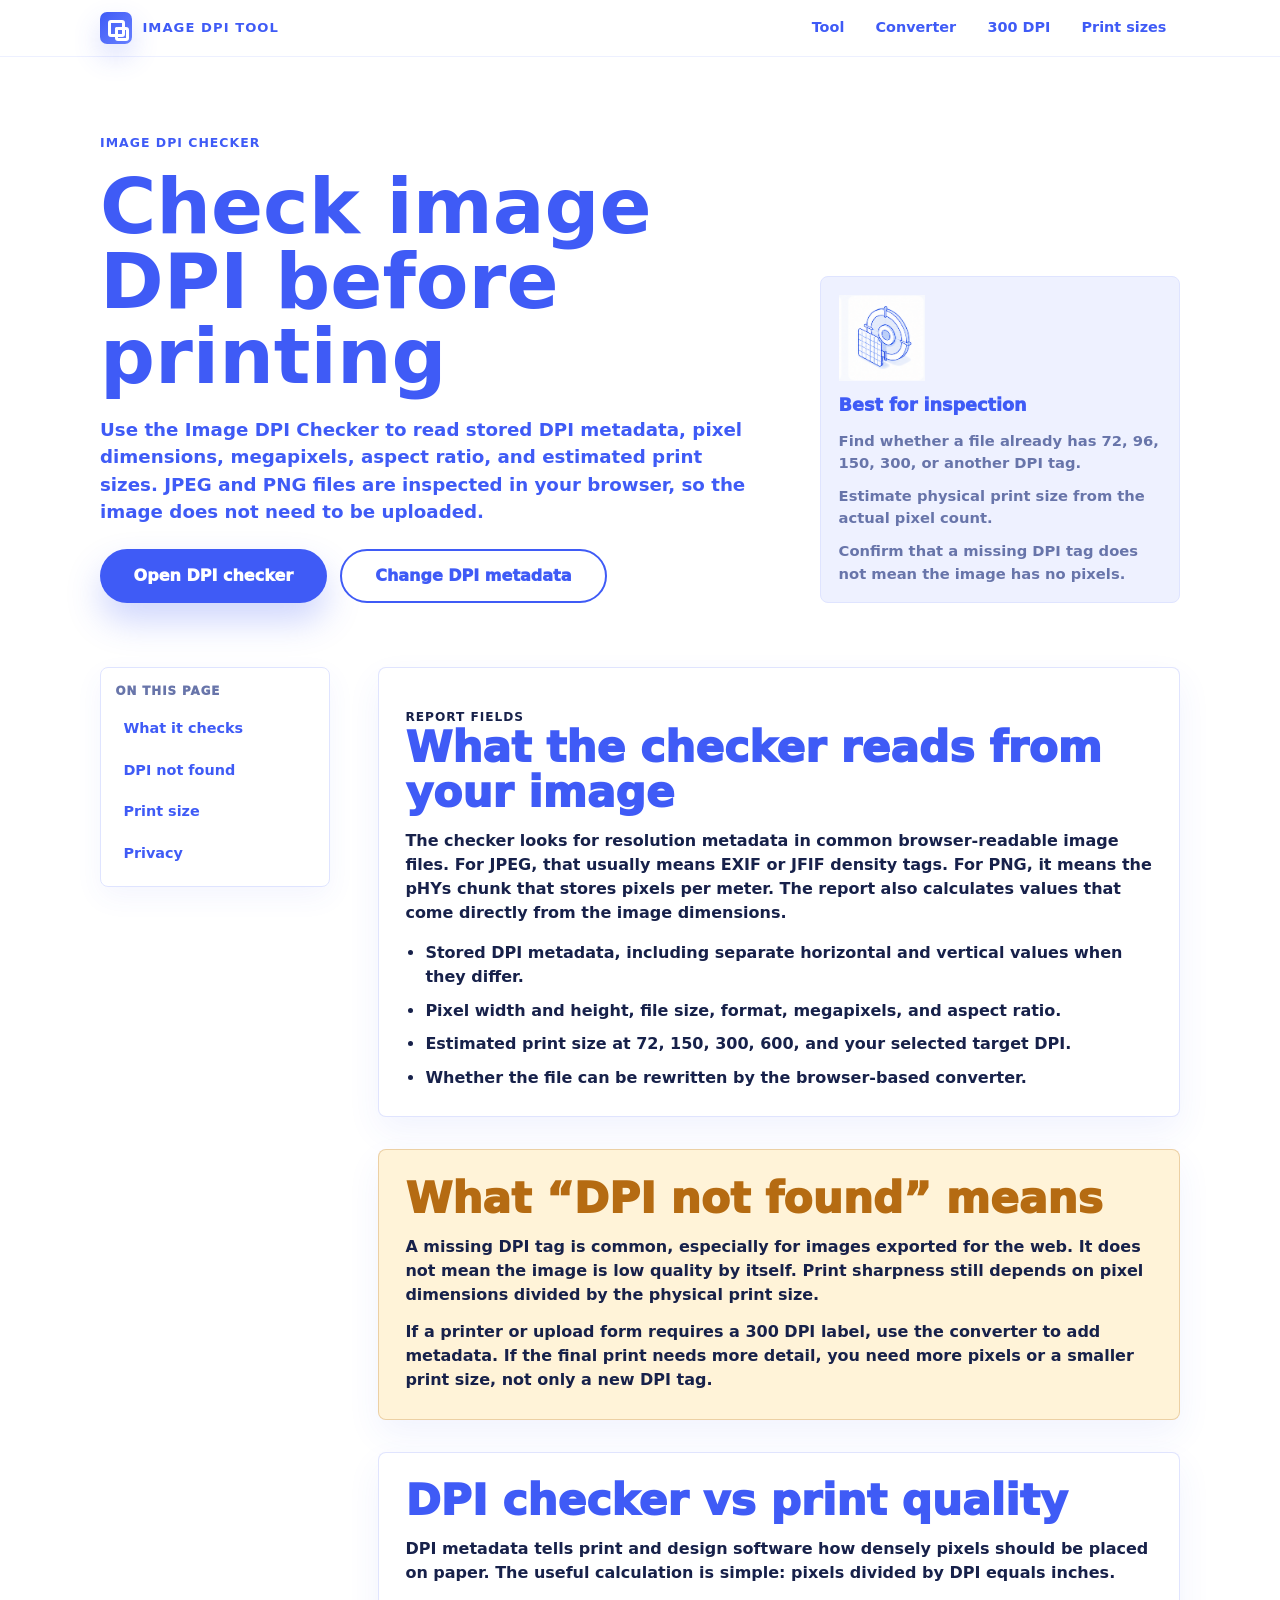
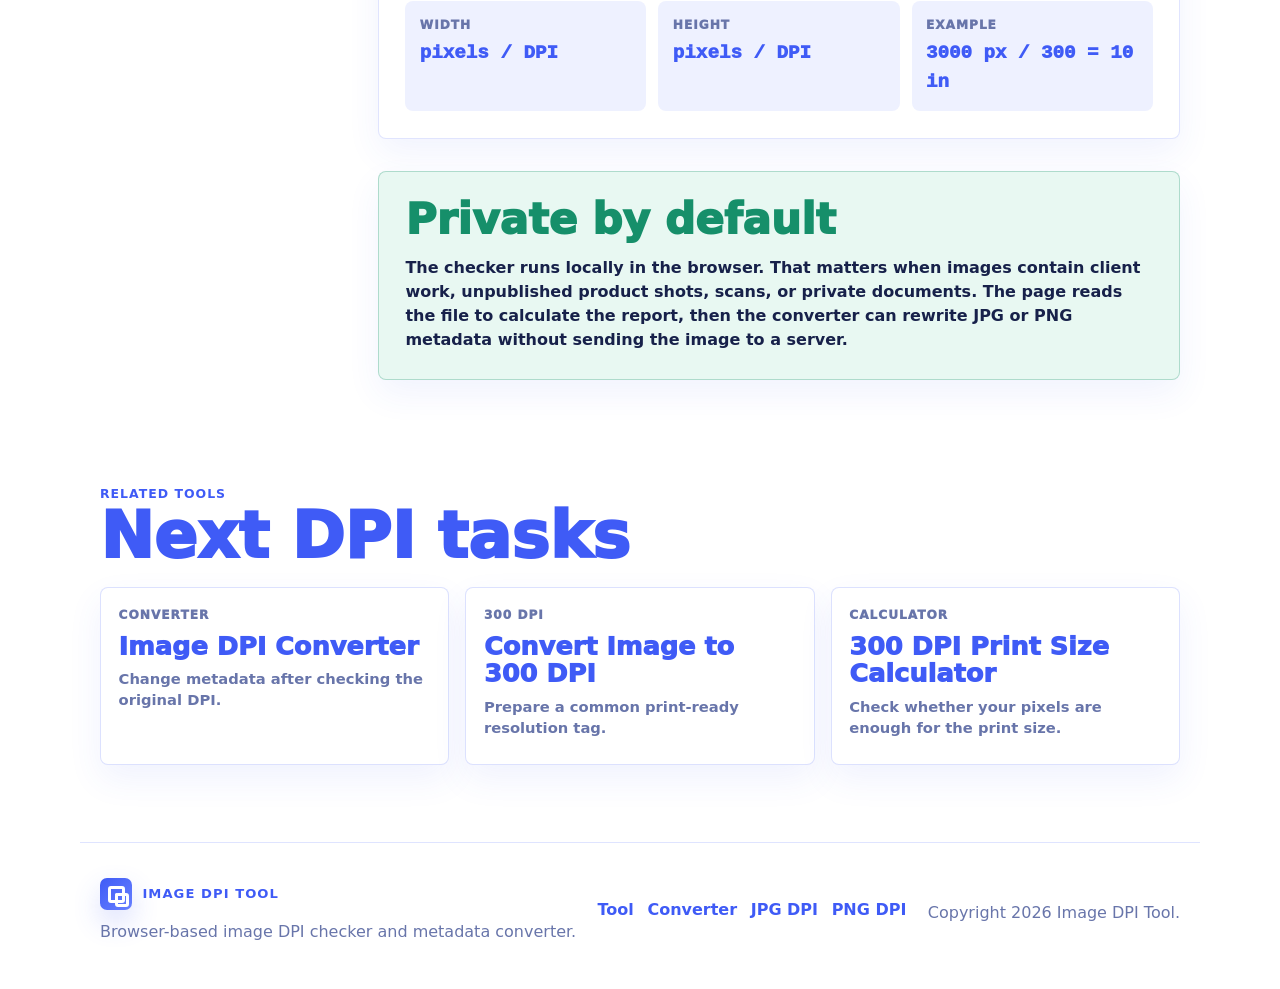
<file: image-dpi-checker/index.html>
<!doctype html>
<html lang="en">
  <head>
    <meta charset="utf-8" />
    <meta name="viewport" content="width=device-width, initial-scale=1" />
    <title>Image DPI Checker - Check DPI, Pixels, and Print Size</title>
    <meta
      name="description"
      content="Check image DPI metadata, pixel dimensions, megapixels, aspect ratio, and estimated print size for JPG and PNG images in your browser."
    />
    <meta name="application-name" content="Image DPI Tool" />
    <meta name="theme-color" content="#3f5bf6" />
    <meta name="robots" content="index,follow" />
    <link rel="canonical" href="https://imagedpi.net/image-dpi-checker/" />
    <meta property="og:title" content="Image DPI Checker" />
    <meta
      property="og:description"
      content="Read image DPI metadata and practical print sizes locally in your browser."
    />
    <meta property="og:type" content="article" />
    <meta property="og:site_name" content="Image DPI Tool" />
    <meta property="og:url" content="https://imagedpi.net/image-dpi-checker/" />
    <meta property="og:image" content="https://imagedpi.net/assets/logo/image-dpi-logo-512.png" />
    <meta property="og:image:alt" content="Image DPI Tool logo" />
    <meta name="twitter:card" content="summary" />
    <meta name="twitter:title" content="Image DPI Checker" />
    <meta
      name="twitter:description"
      content="Read image DPI metadata and practical print sizes locally in your browser."
    />
    <meta name="twitter:image" content="https://imagedpi.net/assets/logo/image-dpi-logo-512.png" />
    <meta name="twitter:image:alt" content="Image DPI Tool logo" />
    <link rel="icon" type="image/svg+xml" href="../assets/logo/favicon.svg?v=logo-2" />
    <link rel="stylesheet" href="../assets/styles.css" />
  </head>
  <body>
    <a class="skip-link" href="#content">Skip to content</a>

    <header class="site-header">
      <nav class="nav-shell" aria-label="Main navigation">
        <a class="brand" href="../" aria-label="Image DPI Tool home">
          <span class="brand-mark" aria-hidden="true"><span class="brand-mark-inner"></span></span>
          <span>Image DPI Tool</span>
        </a>
        <div class="nav-links" aria-label="Primary tools">
          <a href="../#tool">Tool</a>
          <a href="../image-dpi-converter/">Converter</a>
          <a href="../convert-image-to-300-dpi/">300 DPI</a>
          <a href="../300-dpi-print-size-calculator/">Print sizes</a>
        </div>
      </nav>
    </header>

    <main id="content">
      <section class="page-hero">
        <div class="page-hero-inner">
          <div>
            <p class="eyebrow">Image DPI checker</p>
            <h1>Check image DPI before printing</h1>
            <p class="page-lede">
              Use the Image DPI Checker to read stored DPI metadata, pixel dimensions, megapixels, aspect ratio,
              and estimated print sizes. JPEG and PNG files are inspected in your browser, so the image does not
              need to be uploaded.
            </p>
            <div class="page-actions">
              <a class="primary-button" href="../#tool">Open DPI checker</a>
              <a class="ghost-button" href="../image-dpi-converter/">Change DPI metadata</a>
            </div>
          </div>
          <aside class="page-summary" aria-label="Checker summary">
            <img class="page-summary-icon" src="../assets/icons/dpi-target.png" alt="" aria-hidden="true" />
            <strong>Best for inspection</strong>
            <span>Find whether a file already has 72, 96, 150, 300, or another DPI tag.</span>
            <span>Estimate physical print size from the actual pixel count.</span>
            <span>Confirm that a missing DPI tag does not mean the image has no pixels.</span>
          </aside>
        </div>
      </section>

      <div class="article-layout">
        <aside class="page-index" aria-label="On this page">
          <span>On this page</span>
          <a href="#what-it-checks">What it checks</a>
          <a href="#not-found">DPI not found</a>
          <a href="#print-size">Print size</a>
          <a href="#privacy">Privacy</a>
        </aside>

        <article class="article-flow">
          <section class="article-block" id="what-it-checks">
            <p class="article-kicker">Report fields</p>
            <h2>What the checker reads from your image</h2>
            <p>
              The checker looks for resolution metadata in common browser-readable image files. For JPEG, that
              usually means EXIF or JFIF density tags. For PNG, it means the pHYs chunk that stores pixels per
              meter. The report also calculates values that come directly from the image dimensions.
            </p>
            <ul>
              <li>Stored DPI metadata, including separate horizontal and vertical values when they differ.</li>
              <li>Pixel width and height, file size, format, megapixels, and aspect ratio.</li>
              <li>Estimated print size at 72, 150, 300, 600, and your selected target DPI.</li>
              <li>Whether the file can be rewritten by the browser-based converter.</li>
            </ul>
          </section>

          <section class="article-block article-warning" id="not-found">
            <h2>What “DPI not found” means</h2>
            <p>
              A missing DPI tag is common, especially for images exported for the web. It does not mean the image
              is low quality by itself. Print sharpness still depends on pixel dimensions divided by the physical
              print size.
            </p>
            <p>
              If a printer or upload form requires a 300 DPI label, use the converter to add metadata. If the
              final print needs more detail, you need more pixels or a smaller print size, not only a new DPI tag.
            </p>
          </section>

          <section class="article-block" id="print-size">
            <h2>DPI checker vs print quality</h2>
            <p>
              DPI metadata tells print and design software how densely pixels should be placed on paper. The
              useful calculation is simple: pixels divided by DPI equals inches.
            </p>
            <div class="formula-strip">
              <div class="formula-card">
                <span>Width</span>
                <strong>pixels / DPI</strong>
              </div>
              <div class="formula-card">
                <span>Height</span>
                <strong>pixels / DPI</strong>
              </div>
              <div class="formula-card">
                <span>Example</span>
                <strong>3000 px / 300 = 10 in</strong>
              </div>
            </div>
          </section>

          <section class="article-block article-callout" id="privacy">
            <h2>Private by default</h2>
            <p>
              The checker runs locally in the browser. That matters when images contain client work, unpublished
              product shots, scans, or private documents. The page reads the file to calculate the report, then
              the converter can rewrite JPG or PNG metadata without sending the image to a server.
            </p>
          </section>
        </article>
      </div>

      <section class="related-section" aria-labelledby="relatedTitle">
        <div class="section-heading">
          <p class="eyebrow">Related tools</p>
          <h2 id="relatedTitle">Next DPI tasks</h2>
        </div>
        <div class="tool-link-grid">
          <a class="tool-link-card" href="../image-dpi-converter/">
            <span>Converter</span>
            <strong>Image DPI Converter</strong>
            <small>Change metadata after checking the original DPI.</small>
          </a>
          <a class="tool-link-card" href="../convert-image-to-300-dpi/">
            <span>300 DPI</span>
            <strong>Convert Image to 300 DPI</strong>
            <small>Prepare a common print-ready resolution tag.</small>
          </a>
          <a class="tool-link-card" href="../300-dpi-print-size-calculator/">
            <span>Calculator</span>
            <strong>300 DPI Print Size Calculator</strong>
            <small>Check whether your pixels are enough for the print size.</small>
          </a>
        </div>
      </section>
    </main>

    <footer class="site-footer">
      <div>
        <a class="brand footer-brand" href="../">
          <span class="brand-mark" aria-hidden="true"><span class="brand-mark-inner"></span></span>
          <span>Image DPI Tool</span>
        </a>
        <p>Browser-based image DPI checker and metadata converter.</p>
      </div>
      <div class="footer-links">
        <a href="../#tool">Tool</a>
        <a href="../image-dpi-converter/">Converter</a>
        <a href="../jpg-dpi-converter/">JPG DPI</a>
        <a href="../png-dpi-converter/">PNG DPI</a>
      </div>
      <p class="copyright">Copyright 2026 Image DPI Tool.</p>
    </footer>

    <script type="application/ld+json">
      {
        "@context": "https://schema.org",
        "@graph": [
          {
            "@type": "WebPage",
            "@id": "https://imagedpi.net/image-dpi-checker/#webpage",
            "url": "https://imagedpi.net/image-dpi-checker/",
            "name": "Image DPI Checker",
            "description": "Check image DPI metadata, pixel dimensions, megapixels, aspect ratio, and estimated print size for JPG and PNG images in your browser.",
            "isPartOf": {
              "@type": "WebSite",
              "@id": "https://imagedpi.net/#website",
              "name": "Image DPI Tool",
              "url": "https://imagedpi.net/"
            },
            "inLanguage": "en"
          },
          {
            "@type": "WebApplication",
            "@id": "https://imagedpi.net/#app",
            "name": "Image DPI Checker & Converter",
            "url": "https://imagedpi.net/",
            "applicationCategory": "MultimediaApplication",
            "operatingSystem": "Any modern browser",
            "description": "A private browser-based tool to check image DPI, pixel size, megapixels, aspect ratio, and print size locally.",
            "isAccessibleForFree": true,
            "offers": {
              "@type": "Offer",
              "price": "0",
              "priceCurrency": "USD"
            }
          },
          {
            "@type": "BreadcrumbList",
            "@id": "https://imagedpi.net/image-dpi-checker/#breadcrumb",
            "itemListElement": [
              {
                "@type": "ListItem",
                "position": 1,
                "name": "Home",
                "item": "https://imagedpi.net/"
              },
              {
                "@type": "ListItem",
                "position": 2,
                "name": "Image DPI Checker",
                "item": "https://imagedpi.net/image-dpi-checker/"
              }
            ]
          }
        ]
      }
    </script>
  </body>
</html>
</file>
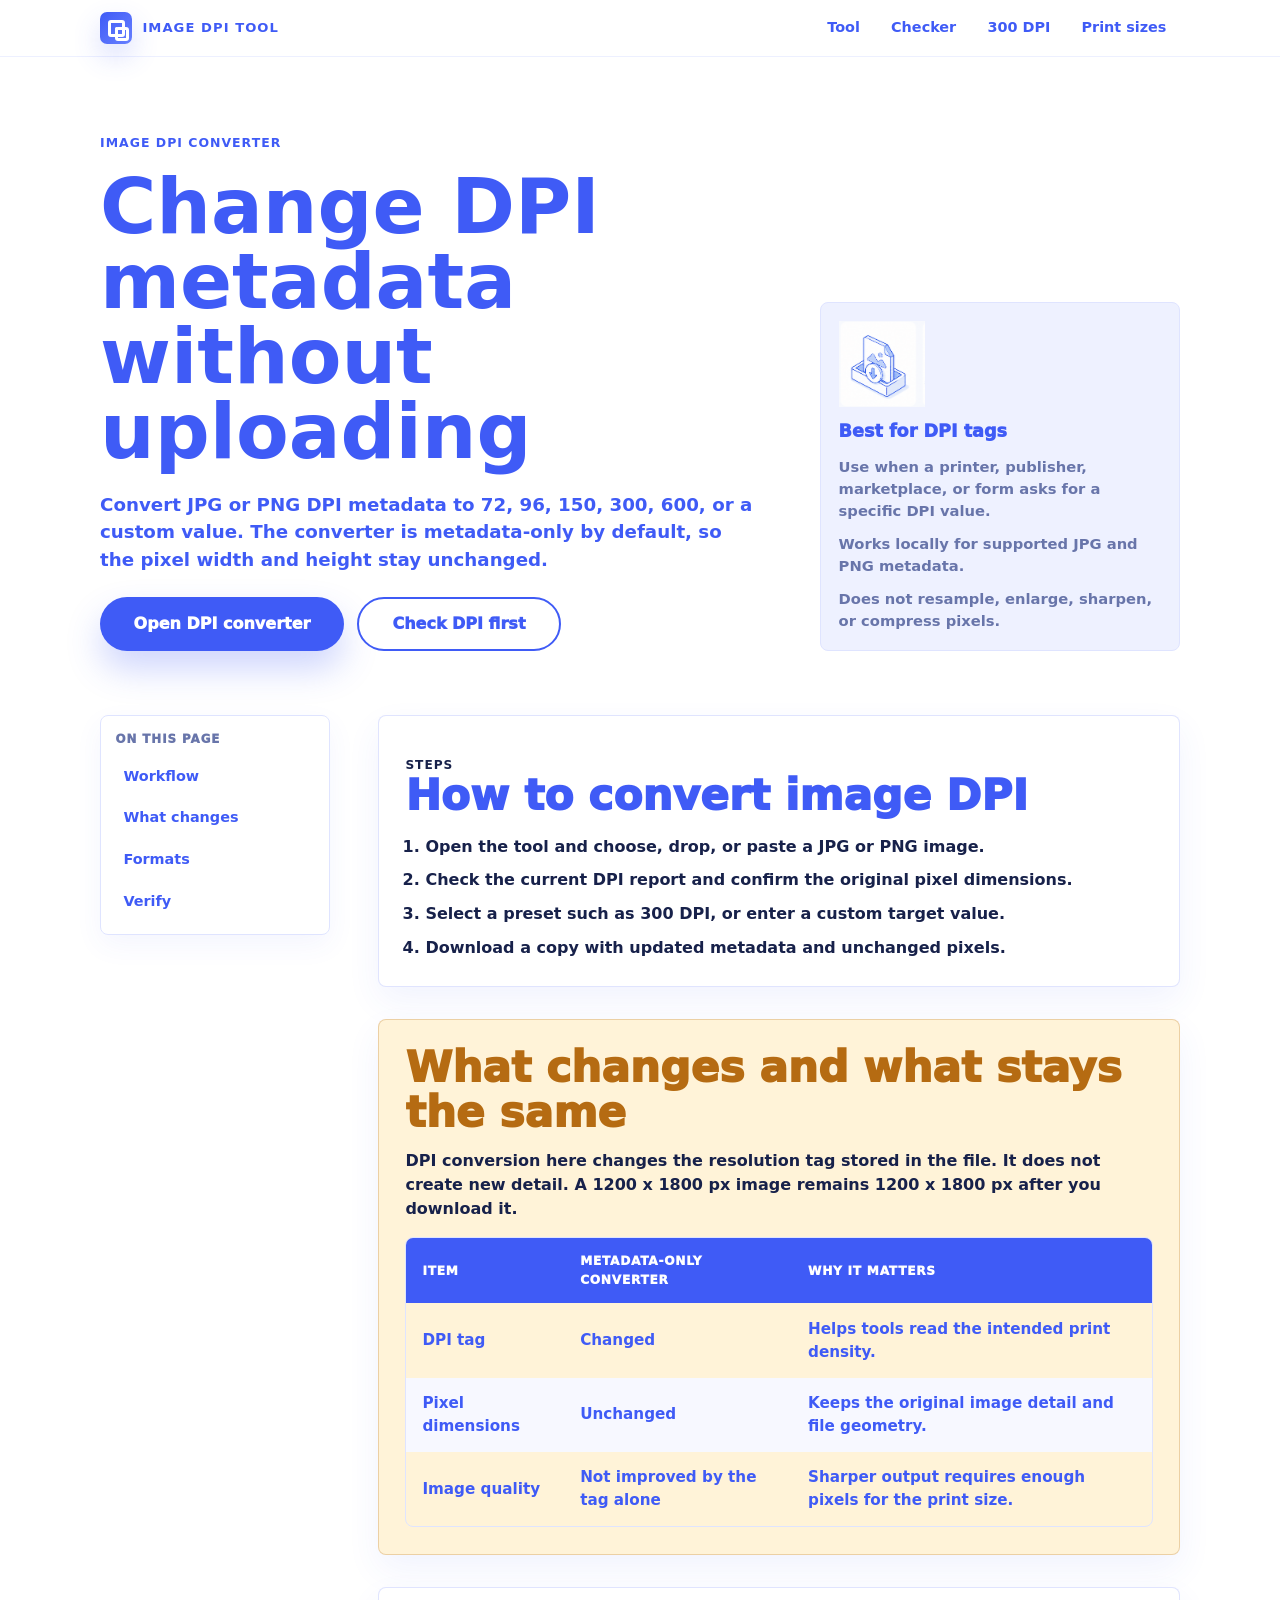
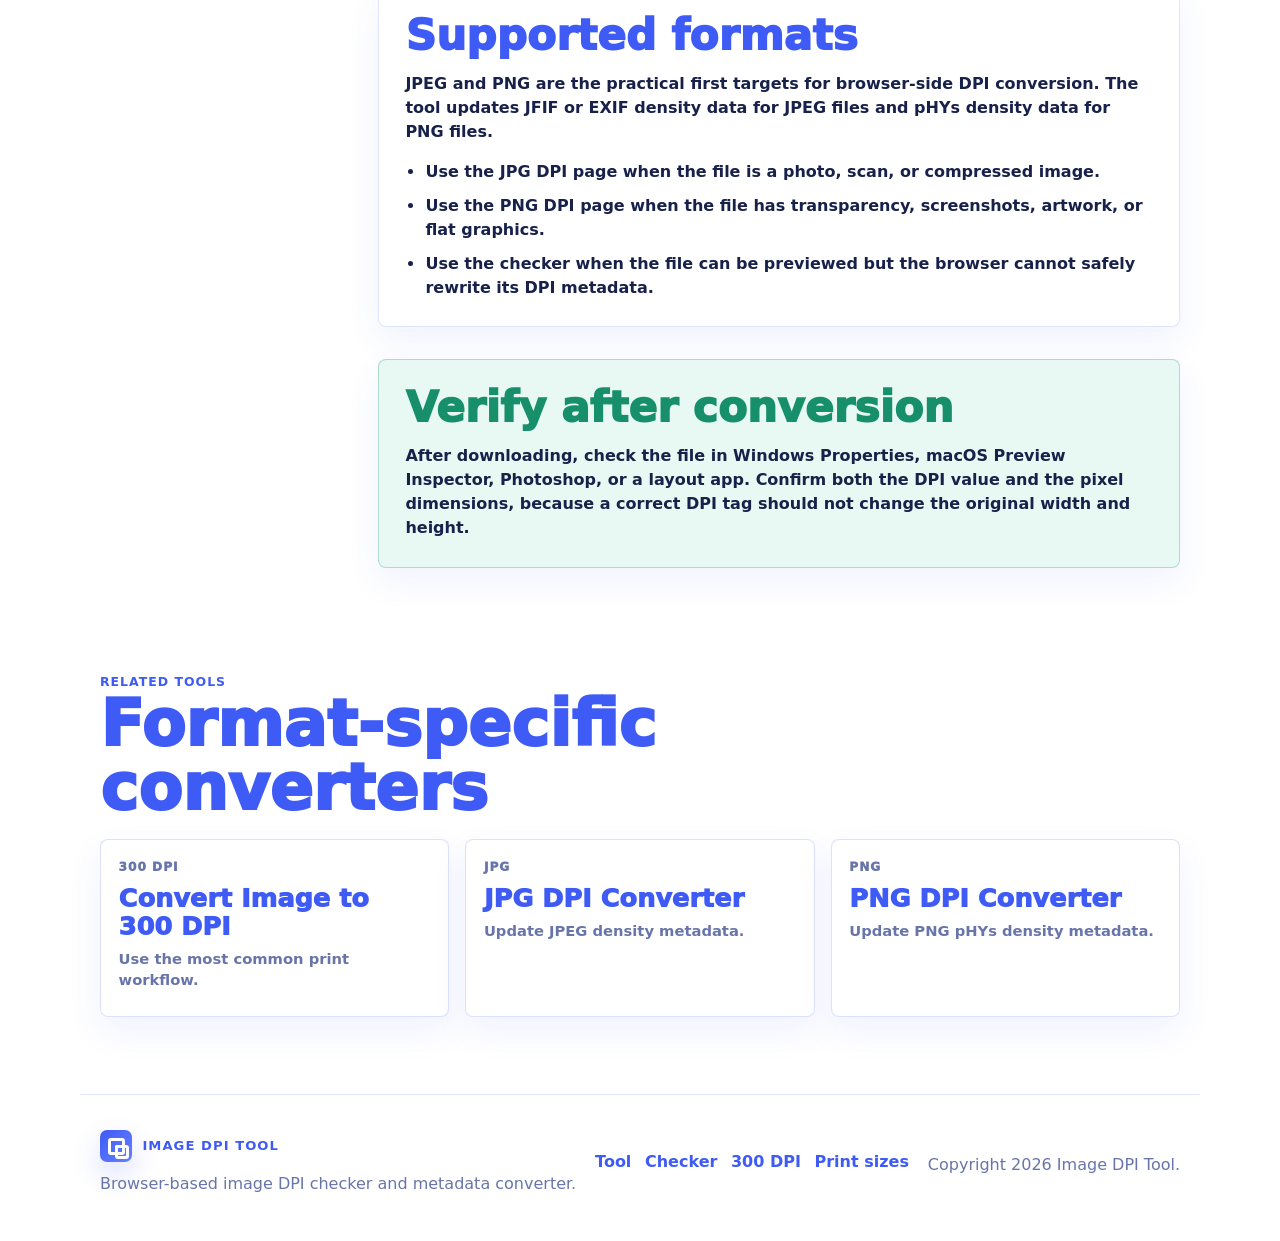
<file: image-dpi-converter/index.html>
<!doctype html>
<html lang="en">
  <head>
    <meta charset="utf-8" />
    <meta name="viewport" content="width=device-width, initial-scale=1" />
    <title>Image DPI Converter - Change JPG or PNG DPI Metadata</title>
    <meta
      name="description"
      content="Convert image DPI metadata for JPG and PNG files in your browser. Change to 72, 96, 150, 300, 600, or custom DPI without uploading."
    />
    <meta name="application-name" content="Image DPI Tool" />
    <meta name="theme-color" content="#3f5bf6" />
    <meta name="robots" content="index,follow" />
    <link rel="canonical" href="https://imagedpi.net/image-dpi-converter/" />
    <meta property="og:title" content="Image DPI Converter" />
    <meta
      property="og:description"
      content="Change JPG or PNG DPI metadata locally while keeping the same pixel dimensions."
    />
    <meta property="og:type" content="article" />
    <meta property="og:site_name" content="Image DPI Tool" />
    <meta property="og:url" content="https://imagedpi.net/image-dpi-converter/" />
    <meta property="og:image" content="https://imagedpi.net/assets/logo/image-dpi-logo-512.png" />
    <meta property="og:image:alt" content="Image DPI Tool logo" />
    <meta name="twitter:card" content="summary" />
    <meta name="twitter:title" content="Image DPI Converter" />
    <meta
      name="twitter:description"
      content="Change JPG or PNG DPI metadata locally while keeping the same pixel dimensions."
    />
    <meta name="twitter:image" content="https://imagedpi.net/assets/logo/image-dpi-logo-512.png" />
    <meta name="twitter:image:alt" content="Image DPI Tool logo" />
    <link rel="icon" type="image/svg+xml" href="../assets/logo/favicon.svg?v=logo-2" />
    <link rel="stylesheet" href="../assets/styles.css" />
  </head>
  <body>
    <a class="skip-link" href="#content">Skip to content</a>

    <header class="site-header">
      <nav class="nav-shell" aria-label="Main navigation">
        <a class="brand" href="../" aria-label="Image DPI Tool home">
          <span class="brand-mark" aria-hidden="true"><span class="brand-mark-inner"></span></span>
          <span>Image DPI Tool</span>
        </a>
        <div class="nav-links" aria-label="Primary tools">
          <a href="../#tool">Tool</a>
          <a href="../image-dpi-checker/">Checker</a>
          <a href="../convert-image-to-300-dpi/">300 DPI</a>
          <a href="../300-dpi-print-size-calculator/">Print sizes</a>
        </div>
      </nav>
    </header>

    <main id="content">
      <section class="page-hero">
        <div class="page-hero-inner">
          <div>
            <p class="eyebrow">Image DPI converter</p>
            <h1>Change DPI metadata without uploading</h1>
            <p class="page-lede">
              Convert JPG or PNG DPI metadata to 72, 96, 150, 300, 600, or a custom value. The converter is
              metadata-only by default, so the pixel width and height stay unchanged.
            </p>
            <div class="page-actions">
              <a class="primary-button" href="../#tool">Open DPI converter</a>
              <a class="ghost-button" href="../image-dpi-checker/">Check DPI first</a>
            </div>
          </div>
          <aside class="page-summary" aria-label="Converter summary">
            <img class="page-summary-icon" src="../assets/icons/download-file.png" alt="" aria-hidden="true" />
            <strong>Best for DPI tags</strong>
            <span>Use when a printer, publisher, marketplace, or form asks for a specific DPI value.</span>
            <span>Works locally for supported JPG and PNG metadata.</span>
            <span>Does not resample, enlarge, sharpen, or compress pixels.</span>
          </aside>
        </div>
      </section>

      <div class="article-layout">
        <aside class="page-index" aria-label="On this page">
          <span>On this page</span>
          <a href="#workflow">Workflow</a>
          <a href="#changes">What changes</a>
          <a href="#formats">Formats</a>
          <a href="#verify">Verify</a>
        </aside>

        <article class="article-flow">
          <section class="article-block" id="workflow">
            <p class="article-kicker">Steps</p>
            <h2>How to convert image DPI</h2>
            <ol>
              <li>Open the tool and choose, drop, or paste a JPG or PNG image.</li>
              <li>Check the current DPI report and confirm the original pixel dimensions.</li>
              <li>Select a preset such as 300 DPI, or enter a custom target value.</li>
              <li>Download a copy with updated metadata and unchanged pixels.</li>
            </ol>
          </section>

          <section class="article-block article-warning" id="changes">
            <h2>What changes and what stays the same</h2>
            <p>
              DPI conversion here changes the resolution tag stored in the file. It does not create new detail.
              A 1200 x 1800 px image remains 1200 x 1800 px after you download it.
            </p>
            <div class="article-table-wrap">
              <table class="article-table">
                <thead>
                  <tr>
                    <th>Item</th>
                    <th>Metadata-only converter</th>
                    <th>Why it matters</th>
                  </tr>
                </thead>
                <tbody>
                  <tr>
                    <td>DPI tag</td>
                    <td>Changed</td>
                    <td>Helps tools read the intended print density.</td>
                  </tr>
                  <tr>
                    <td>Pixel dimensions</td>
                    <td>Unchanged</td>
                    <td>Keeps the original image detail and file geometry.</td>
                  </tr>
                  <tr>
                    <td>Image quality</td>
                    <td>Not improved by the tag alone</td>
                    <td>Sharper output requires enough pixels for the print size.</td>
                  </tr>
                </tbody>
              </table>
            </div>
          </section>

          <section class="article-block" id="formats">
            <h2>Supported formats</h2>
            <p>
              JPEG and PNG are the practical first targets for browser-side DPI conversion. The tool updates JFIF
              or EXIF density data for JPEG files and pHYs density data for PNG files.
            </p>
            <ul>
              <li>Use the JPG DPI page when the file is a photo, scan, or compressed image.</li>
              <li>Use the PNG DPI page when the file has transparency, screenshots, artwork, or flat graphics.</li>
              <li>Use the checker when the file can be previewed but the browser cannot safely rewrite its DPI metadata.</li>
            </ul>
          </section>

          <section class="article-block article-callout" id="verify">
            <h2>Verify after conversion</h2>
            <p>
              After downloading, check the file in Windows Properties, macOS Preview Inspector, Photoshop, or a
              layout app. Confirm both the DPI value and the pixel dimensions, because a correct DPI tag should
              not change the original width and height.
            </p>
          </section>
        </article>
      </div>

      <section class="related-section" aria-labelledby="relatedTitle">
        <div class="section-heading">
          <p class="eyebrow">Related tools</p>
          <h2 id="relatedTitle">Format-specific converters</h2>
        </div>
        <div class="tool-link-grid">
          <a class="tool-link-card" href="../convert-image-to-300-dpi/">
            <span>300 DPI</span>
            <strong>Convert Image to 300 DPI</strong>
            <small>Use the most common print workflow.</small>
          </a>
          <a class="tool-link-card" href="../jpg-dpi-converter/">
            <span>JPG</span>
            <strong>JPG DPI Converter</strong>
            <small>Update JPEG density metadata.</small>
          </a>
          <a class="tool-link-card" href="../png-dpi-converter/">
            <span>PNG</span>
            <strong>PNG DPI Converter</strong>
            <small>Update PNG pHYs density metadata.</small>
          </a>
        </div>
      </section>
    </main>

    <footer class="site-footer">
      <div>
        <a class="brand footer-brand" href="../">
          <span class="brand-mark" aria-hidden="true"><span class="brand-mark-inner"></span></span>
          <span>Image DPI Tool</span>
        </a>
        <p>Browser-based image DPI checker and metadata converter.</p>
      </div>
      <div class="footer-links">
        <a href="../#tool">Tool</a>
        <a href="../image-dpi-checker/">Checker</a>
        <a href="../convert-image-to-300-dpi/">300 DPI</a>
        <a href="../300-dpi-print-size-calculator/">Print sizes</a>
      </div>
      <p class="copyright">Copyright 2026 Image DPI Tool.</p>
    </footer>

    <script type="application/ld+json">
      {
        "@context": "https://schema.org",
        "@graph": [
          {
            "@type": "WebPage",
            "@id": "https://imagedpi.net/image-dpi-converter/#webpage",
            "url": "https://imagedpi.net/image-dpi-converter/",
            "name": "Image DPI Converter",
            "description": "Convert image DPI metadata for JPG and PNG files in your browser without uploading.",
            "isPartOf": {
              "@type": "WebSite",
              "@id": "https://imagedpi.net/#website",
              "name": "Image DPI Tool",
              "url": "https://imagedpi.net/"
            },
            "inLanguage": "en"
          },
          {
            "@type": "WebApplication",
            "@id": "https://imagedpi.net/#app",
            "name": "Image DPI Checker & Converter",
            "url": "https://imagedpi.net/",
            "applicationCategory": "MultimediaApplication",
            "operatingSystem": "Any modern browser",
            "description": "A private browser-based tool to change JPG or PNG DPI metadata while keeping the same pixel dimensions.",
            "isAccessibleForFree": true,
            "offers": {
              "@type": "Offer",
              "price": "0",
              "priceCurrency": "USD"
            }
          },
          {
            "@type": "BreadcrumbList",
            "@id": "https://imagedpi.net/image-dpi-converter/#breadcrumb",
            "itemListElement": [
              {
                "@type": "ListItem",
                "position": 1,
                "name": "Home",
                "item": "https://imagedpi.net/"
              },
              {
                "@type": "ListItem",
                "position": 2,
                "name": "Image DPI Converter",
                "item": "https://imagedpi.net/image-dpi-converter/"
              }
            ]
          }
        ]
      }
    </script>
  </body>
</html>
</file>
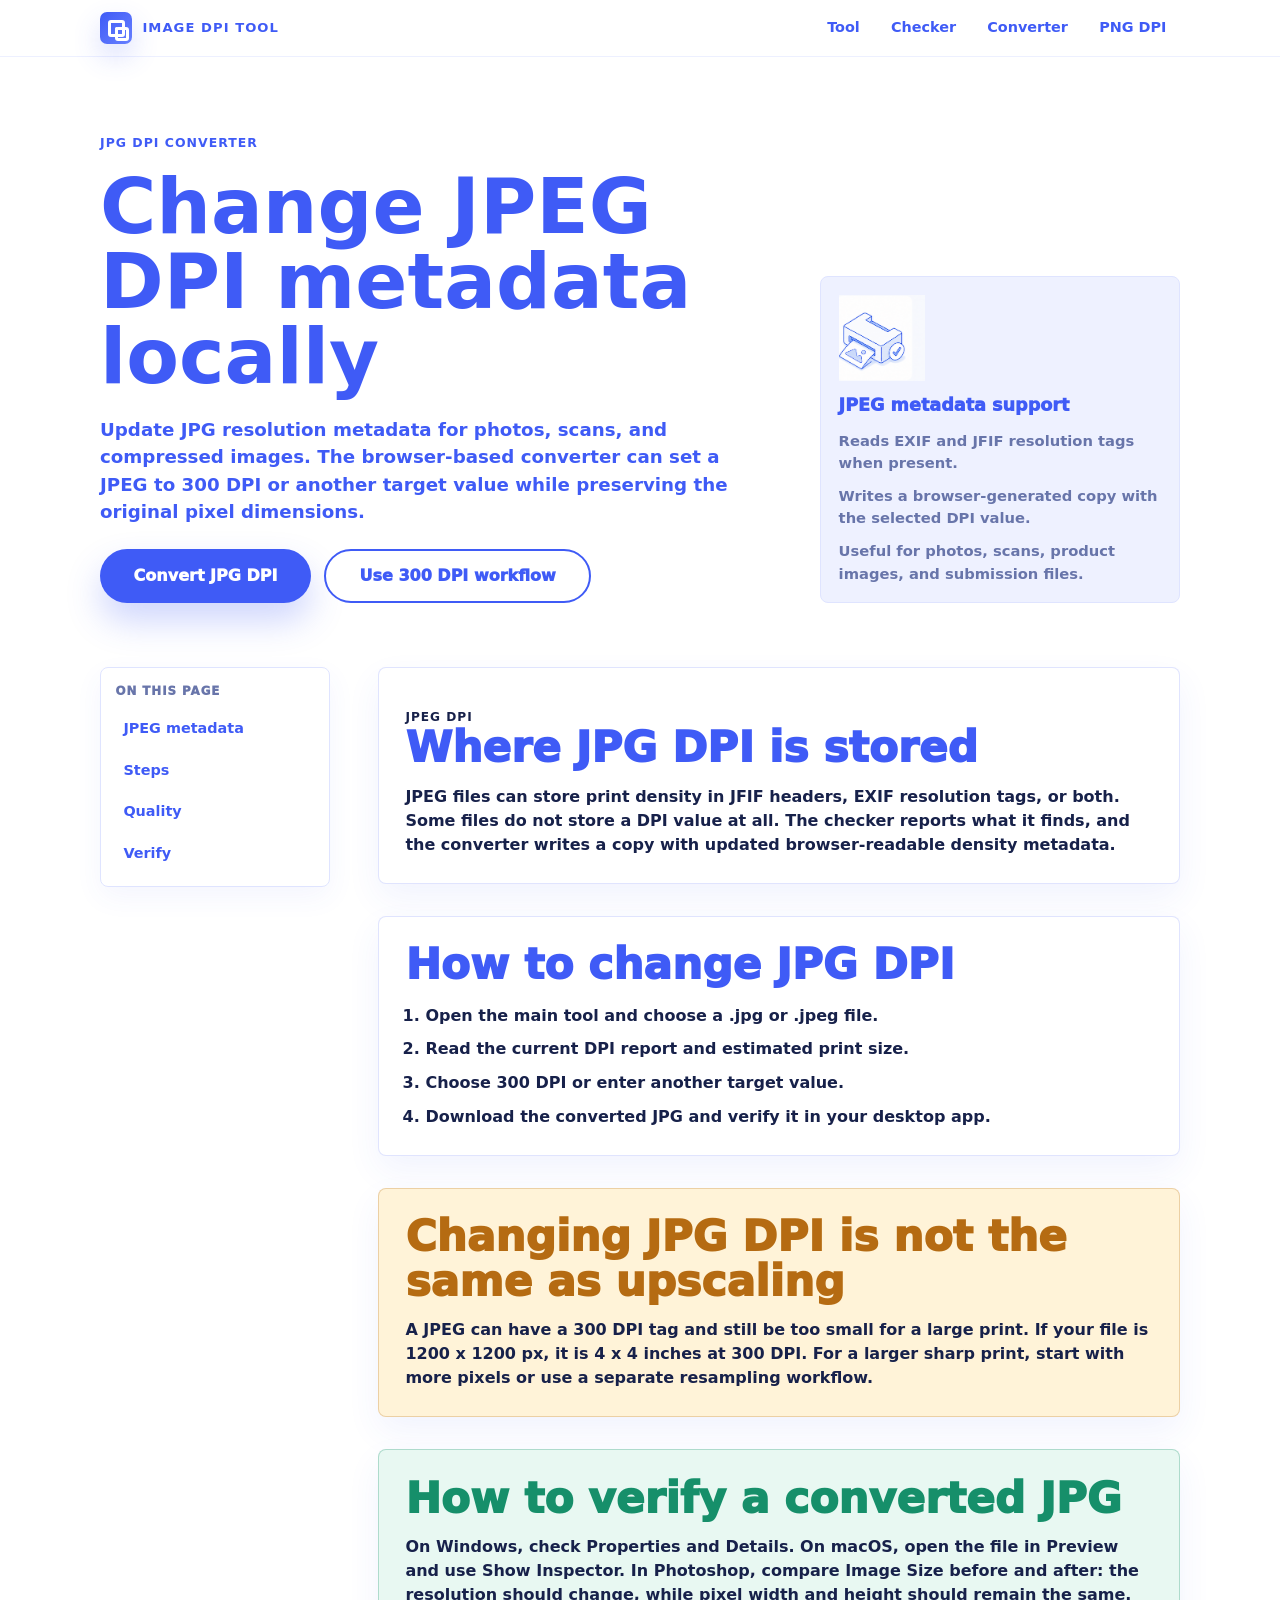
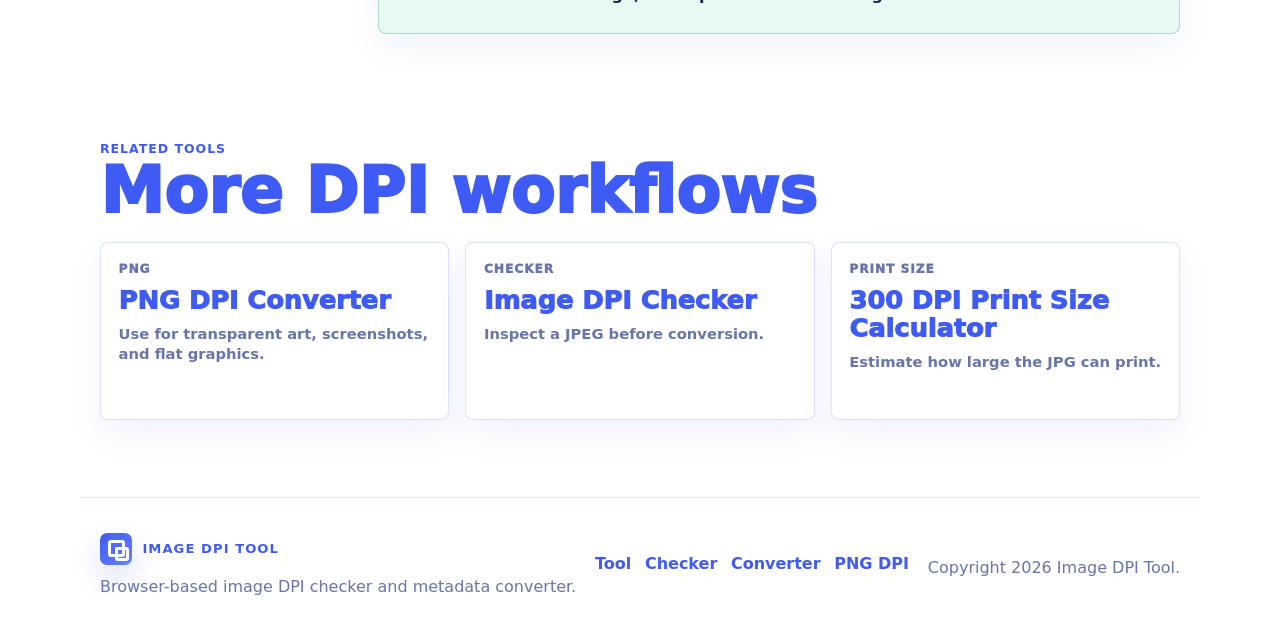
<file: jpg-dpi-converter/index.html>
<!doctype html>
<html lang="en">
  <head>
    <meta charset="utf-8" />
    <meta name="viewport" content="width=device-width, initial-scale=1" />
    <title>JPG DPI Converter - Change JPEG DPI Metadata Online</title>
    <meta
      name="description"
      content="Change JPG DPI metadata in your browser. Update JPEG JFIF or EXIF resolution tags to 300 DPI or a custom value without uploading."
    />
    <meta name="application-name" content="Image DPI Tool" />
    <meta name="theme-color" content="#3f5bf6" />
    <meta name="robots" content="index,follow" />
    <link rel="canonical" href="https://imagedpi.net/jpg-dpi-converter/" />
    <meta property="og:title" content="JPG DPI Converter" />
    <meta
      property="og:description"
      content="Update JPEG DPI metadata locally while keeping the same pixel dimensions."
    />
    <meta property="og:type" content="article" />
    <meta property="og:site_name" content="Image DPI Tool" />
    <meta property="og:url" content="https://imagedpi.net/jpg-dpi-converter/" />
    <meta property="og:image" content="https://imagedpi.net/assets/logo/image-dpi-logo-512.png" />
    <meta property="og:image:alt" content="Image DPI Tool logo" />
    <meta name="twitter:card" content="summary" />
    <meta name="twitter:title" content="JPG DPI Converter" />
    <meta
      name="twitter:description"
      content="Update JPEG DPI metadata locally while keeping the same pixel dimensions."
    />
    <meta name="twitter:image" content="https://imagedpi.net/assets/logo/image-dpi-logo-512.png" />
    <meta name="twitter:image:alt" content="Image DPI Tool logo" />
    <link rel="icon" type="image/svg+xml" href="../assets/logo/favicon.svg?v=logo-2" />
    <link rel="stylesheet" href="../assets/styles.css" />
  </head>
  <body>
    <a class="skip-link" href="#content">Skip to content</a>

    <header class="site-header">
      <nav class="nav-shell" aria-label="Main navigation">
        <a class="brand" href="../" aria-label="Image DPI Tool home">
          <span class="brand-mark" aria-hidden="true"><span class="brand-mark-inner"></span></span>
          <span>Image DPI Tool</span>
        </a>
        <div class="nav-links" aria-label="Primary tools">
          <a href="../#tool">Tool</a>
          <a href="../image-dpi-checker/">Checker</a>
          <a href="../image-dpi-converter/">Converter</a>
          <a href="../png-dpi-converter/">PNG DPI</a>
        </div>
      </nav>
    </header>

    <main id="content">
      <section class="page-hero">
        <div class="page-hero-inner">
          <div>
            <p class="eyebrow">JPG DPI converter</p>
            <h1>Change JPEG DPI metadata locally</h1>
            <p class="page-lede">
              Update JPG resolution metadata for photos, scans, and compressed images. The browser-based converter
              can set a JPEG to 300 DPI or another target value while preserving the original pixel dimensions.
            </p>
            <div class="page-actions">
              <a class="primary-button" href="../#tool">Convert JPG DPI</a>
              <a class="ghost-button" href="../convert-image-to-300-dpi/">Use 300 DPI workflow</a>
            </div>
          </div>
          <aside class="page-summary" aria-label="JPG summary">
            <img class="page-summary-icon" src="../assets/icons/print-quality.png" alt="" aria-hidden="true" />
            <strong>JPEG metadata support</strong>
            <span>Reads EXIF and JFIF resolution tags when present.</span>
            <span>Writes a browser-generated copy with the selected DPI value.</span>
            <span>Useful for photos, scans, product images, and submission files.</span>
          </aside>
        </div>
      </section>

      <div class="article-layout">
        <aside class="page-index" aria-label="On this page">
          <span>On this page</span>
          <a href="#metadata">JPEG metadata</a>
          <a href="#steps">Steps</a>
          <a href="#quality">Quality</a>
          <a href="#verify">Verify</a>
        </aside>

        <article class="article-flow">
          <section class="article-block" id="metadata">
            <p class="article-kicker">JPEG DPI</p>
            <h2>Where JPG DPI is stored</h2>
            <p>
              JPEG files can store print density in JFIF headers, EXIF resolution tags, or both. Some files do not
              store a DPI value at all. The checker reports what it finds, and the converter writes a copy with
              updated browser-readable density metadata.
            </p>
          </section>

          <section class="article-block" id="steps">
            <h2>How to change JPG DPI</h2>
            <ol>
              <li>Open the main tool and choose a .jpg or .jpeg file.</li>
              <li>Read the current DPI report and estimated print size.</li>
              <li>Choose 300 DPI or enter another target value.</li>
              <li>Download the converted JPG and verify it in your desktop app.</li>
            </ol>
          </section>

          <section class="article-block article-warning" id="quality">
            <h2>Changing JPG DPI is not the same as upscaling</h2>
            <p>
              A JPEG can have a 300 DPI tag and still be too small for a large print. If your file is 1200 x 1200
              px, it is 4 x 4 inches at 300 DPI. For a larger sharp print, start with more pixels or use a separate
              resampling workflow.
            </p>
          </section>

          <section class="article-block article-callout" id="verify">
            <h2>How to verify a converted JPG</h2>
            <p>
              On Windows, check Properties and Details. On macOS, open the file in Preview and use Show Inspector.
              In Photoshop, compare Image Size before and after: the resolution should change, while pixel width
              and height should remain the same.
            </p>
          </section>
        </article>
      </div>

      <section class="related-section" aria-labelledby="relatedTitle">
        <div class="section-heading">
          <p class="eyebrow">Related tools</p>
          <h2 id="relatedTitle">More DPI workflows</h2>
        </div>
        <div class="tool-link-grid">
          <a class="tool-link-card" href="../png-dpi-converter/">
            <span>PNG</span>
            <strong>PNG DPI Converter</strong>
            <small>Use for transparent art, screenshots, and flat graphics.</small>
          </a>
          <a class="tool-link-card" href="../image-dpi-checker/">
            <span>Checker</span>
            <strong>Image DPI Checker</strong>
            <small>Inspect a JPEG before conversion.</small>
          </a>
          <a class="tool-link-card" href="../300-dpi-print-size-calculator/">
            <span>Print size</span>
            <strong>300 DPI Print Size Calculator</strong>
            <small>Estimate how large the JPG can print.</small>
          </a>
        </div>
      </section>
    </main>

    <footer class="site-footer">
      <div>
        <a class="brand footer-brand" href="../">
          <span class="brand-mark" aria-hidden="true"><span class="brand-mark-inner"></span></span>
          <span>Image DPI Tool</span>
        </a>
        <p>Browser-based image DPI checker and metadata converter.</p>
      </div>
      <div class="footer-links">
        <a href="../#tool">Tool</a>
        <a href="../image-dpi-checker/">Checker</a>
        <a href="../image-dpi-converter/">Converter</a>
        <a href="../png-dpi-converter/">PNG DPI</a>
      </div>
      <p class="copyright">Copyright 2026 Image DPI Tool.</p>
    </footer>

    <script type="application/ld+json">
      {
        "@context": "https://schema.org",
        "@graph": [
          {
            "@type": "WebPage",
            "@id": "https://imagedpi.net/jpg-dpi-converter/#webpage",
            "url": "https://imagedpi.net/jpg-dpi-converter/",
            "name": "JPG DPI Converter",
            "description": "Change JPG DPI metadata in your browser and update JPEG JFIF or EXIF resolution tags without uploading.",
            "isPartOf": {
              "@type": "WebSite",
              "@id": "https://imagedpi.net/#website",
              "name": "Image DPI Tool",
              "url": "https://imagedpi.net/"
            },
            "inLanguage": "en"
          },
          {
            "@type": "WebApplication",
            "@id": "https://imagedpi.net/#app",
            "name": "Image DPI Checker & Converter",
            "url": "https://imagedpi.net/",
            "applicationCategory": "MultimediaApplication",
            "operatingSystem": "Any modern browser",
            "description": "A private browser-based tool to update JPEG DPI metadata locally.",
            "isAccessibleForFree": true,
            "offers": {
              "@type": "Offer",
              "price": "0",
              "priceCurrency": "USD"
            }
          },
          {
            "@type": "BreadcrumbList",
            "@id": "https://imagedpi.net/jpg-dpi-converter/#breadcrumb",
            "itemListElement": [
              {
                "@type": "ListItem",
                "position": 1,
                "name": "Home",
                "item": "https://imagedpi.net/"
              },
              {
                "@type": "ListItem",
                "position": 2,
                "name": "JPG DPI Converter",
                "item": "https://imagedpi.net/jpg-dpi-converter/"
              }
            ]
          }
        ]
      }
    </script>
  </body>
</html>
</file>
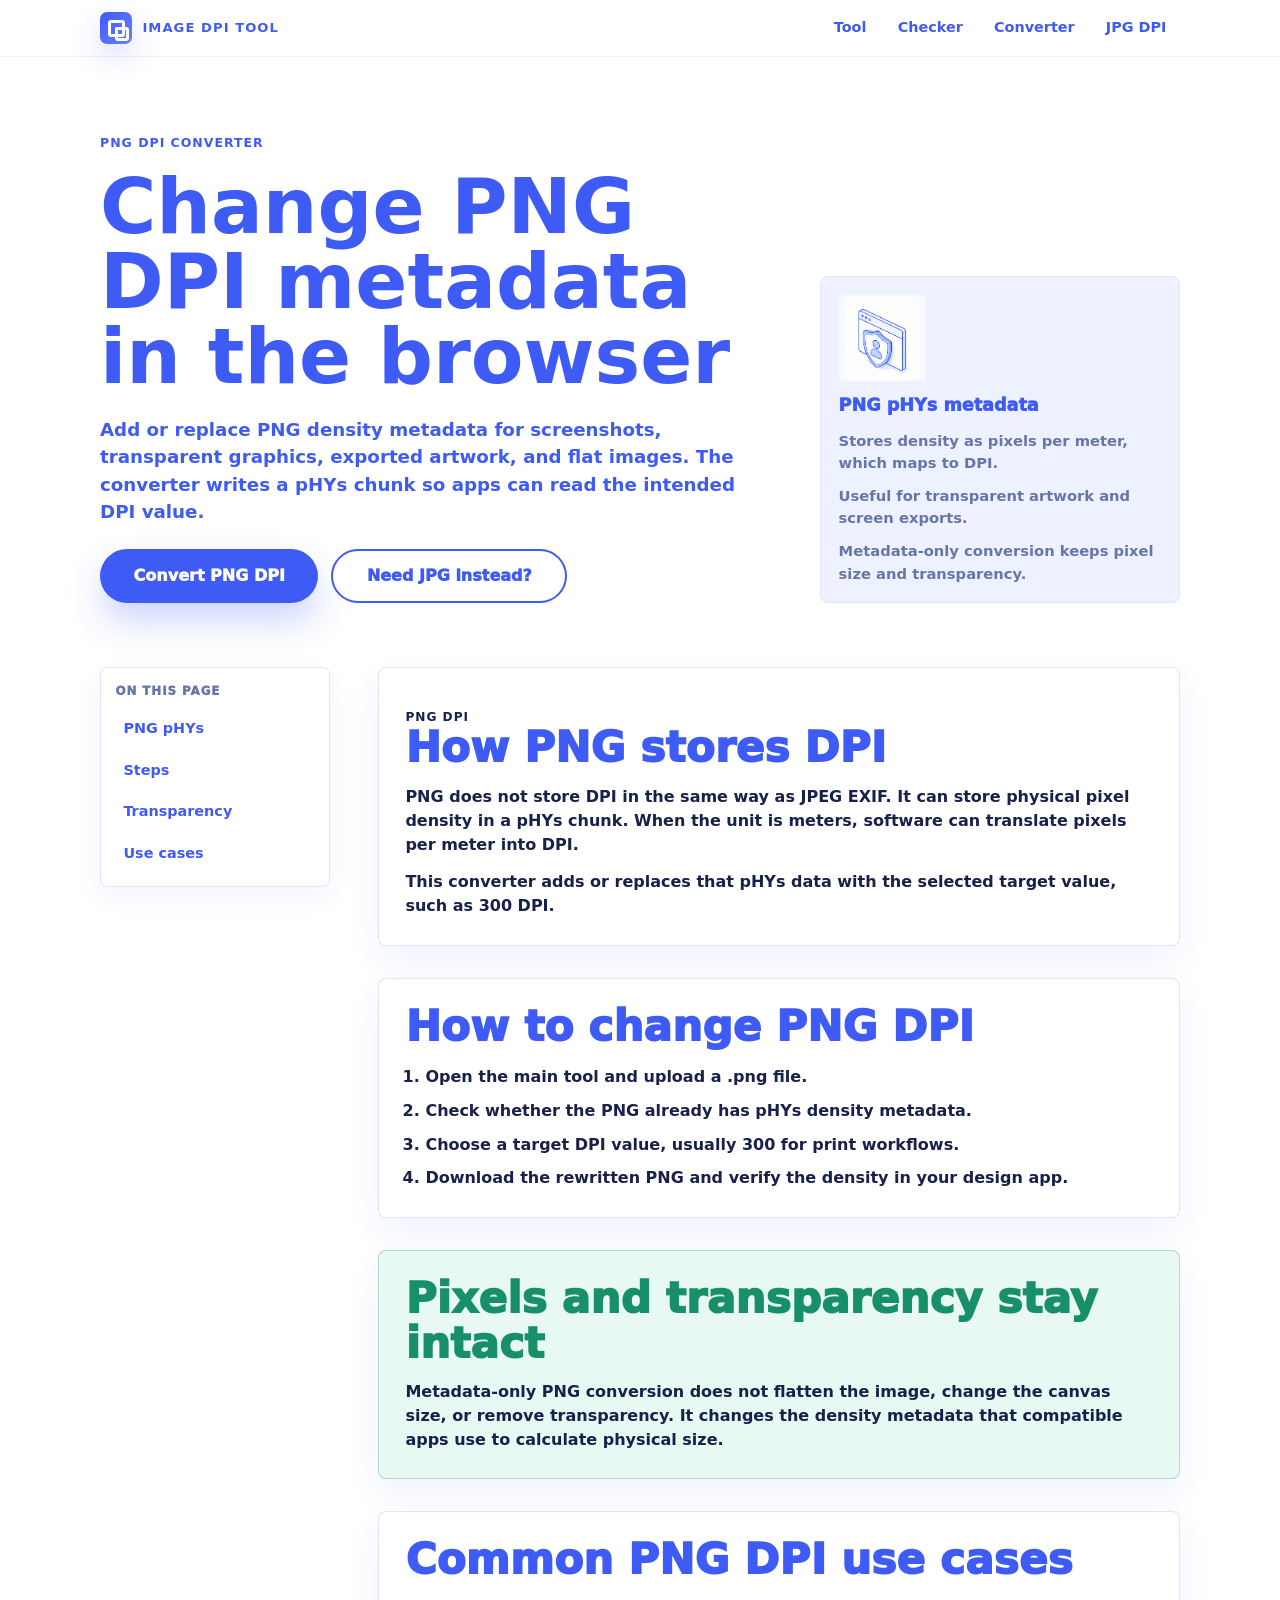
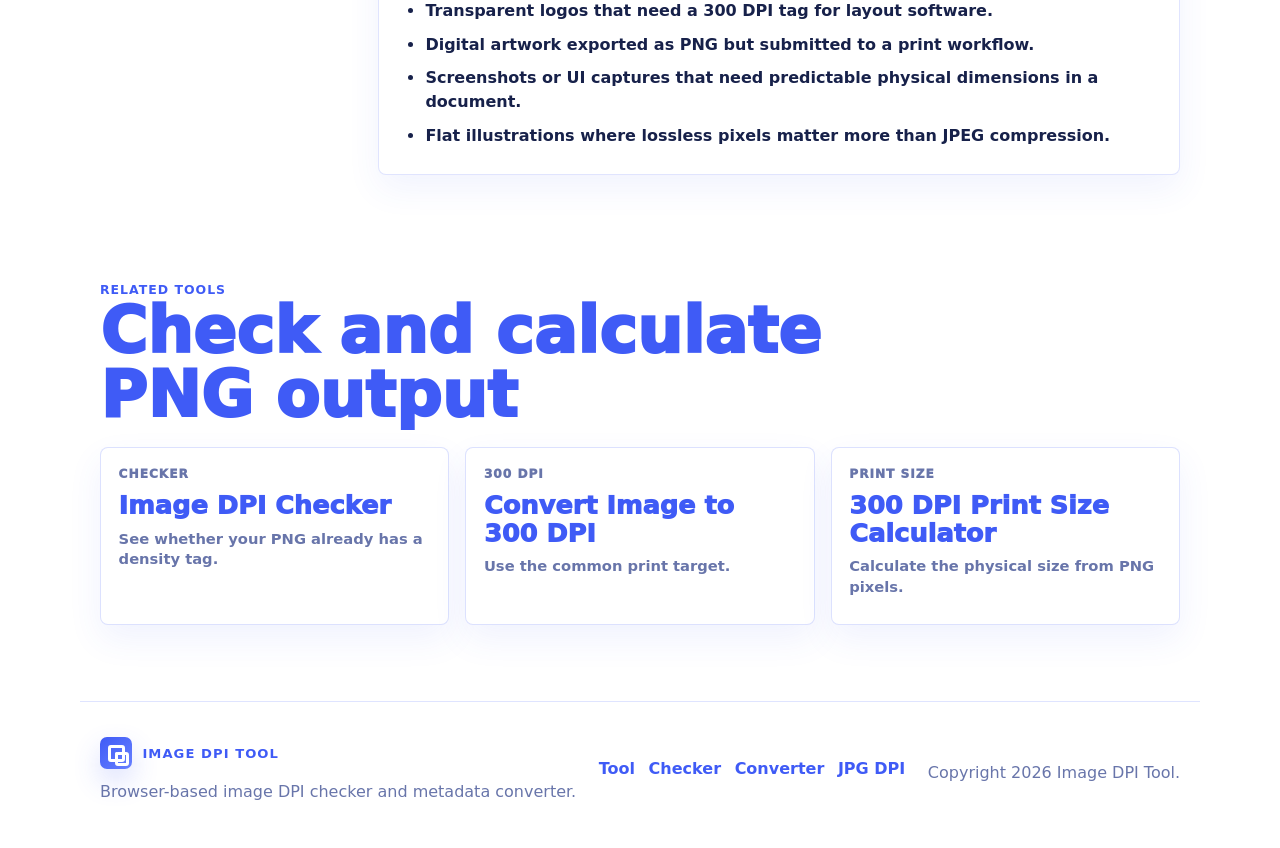
<file: png-dpi-converter/index.html>
<!doctype html>
<html lang="en">
  <head>
    <meta charset="utf-8" />
    <meta name="viewport" content="width=device-width, initial-scale=1" />
    <title>PNG DPI Converter - Change PNG pHYs DPI Metadata</title>
    <meta
      name="description"
      content="Change PNG DPI metadata in your browser. Add or replace the PNG pHYs density chunk to 300 DPI or a custom value without uploading."
    />
    <meta name="application-name" content="Image DPI Tool" />
    <meta name="theme-color" content="#3f5bf6" />
    <meta name="robots" content="index,follow" />
    <link rel="canonical" href="https://imagedpi.net/png-dpi-converter/" />
    <meta property="og:title" content="PNG DPI Converter" />
    <meta
      property="og:description"
      content="Update PNG pHYs density metadata locally while keeping pixels and transparency intact."
    />
    <meta property="og:type" content="article" />
    <meta property="og:site_name" content="Image DPI Tool" />
    <meta property="og:url" content="https://imagedpi.net/png-dpi-converter/" />
    <meta property="og:image" content="https://imagedpi.net/assets/logo/image-dpi-logo-512.png" />
    <meta property="og:image:alt" content="Image DPI Tool logo" />
    <meta name="twitter:card" content="summary" />
    <meta name="twitter:title" content="PNG DPI Converter" />
    <meta
      name="twitter:description"
      content="Update PNG pHYs density metadata locally while keeping pixels and transparency intact."
    />
    <meta name="twitter:image" content="https://imagedpi.net/assets/logo/image-dpi-logo-512.png" />
    <meta name="twitter:image:alt" content="Image DPI Tool logo" />
    <link rel="icon" type="image/svg+xml" href="../assets/logo/favicon.svg?v=logo-2" />
    <link rel="stylesheet" href="../assets/styles.css" />
  </head>
  <body>
    <a class="skip-link" href="#content">Skip to content</a>

    <header class="site-header">
      <nav class="nav-shell" aria-label="Main navigation">
        <a class="brand" href="../" aria-label="Image DPI Tool home">
          <span class="brand-mark" aria-hidden="true"><span class="brand-mark-inner"></span></span>
          <span>Image DPI Tool</span>
        </a>
        <div class="nav-links" aria-label="Primary tools">
          <a href="../#tool">Tool</a>
          <a href="../image-dpi-checker/">Checker</a>
          <a href="../image-dpi-converter/">Converter</a>
          <a href="../jpg-dpi-converter/">JPG DPI</a>
        </div>
      </nav>
    </header>

    <main id="content">
      <section class="page-hero">
        <div class="page-hero-inner">
          <div>
            <p class="eyebrow">PNG DPI converter</p>
            <h1>Change PNG DPI metadata in the browser</h1>
            <p class="page-lede">
              Add or replace PNG density metadata for screenshots, transparent graphics, exported artwork, and
              flat images. The converter writes a pHYs chunk so apps can read the intended DPI value.
            </p>
            <div class="page-actions">
              <a class="primary-button" href="../#tool">Convert PNG DPI</a>
              <a class="ghost-button" href="../jpg-dpi-converter/">Need JPG instead?</a>
            </div>
          </div>
          <aside class="page-summary" aria-label="PNG summary">
            <img class="page-summary-icon" src="../assets/icons/local-privacy.png" alt="" aria-hidden="true" />
            <strong>PNG pHYs metadata</strong>
            <span>Stores density as pixels per meter, which maps to DPI.</span>
            <span>Useful for transparent artwork and screen exports.</span>
            <span>Metadata-only conversion keeps pixel size and transparency.</span>
          </aside>
        </div>
      </section>

      <div class="article-layout">
        <aside class="page-index" aria-label="On this page">
          <span>On this page</span>
          <a href="#metadata">PNG pHYs</a>
          <a href="#steps">Steps</a>
          <a href="#transparency">Transparency</a>
          <a href="#uses">Use cases</a>
        </aside>

        <article class="article-flow">
          <section class="article-block" id="metadata">
            <p class="article-kicker">PNG DPI</p>
            <h2>How PNG stores DPI</h2>
            <p>
              PNG does not store DPI in the same way as JPEG EXIF. It can store physical pixel density in a pHYs
              chunk. When the unit is meters, software can translate pixels per meter into DPI.
            </p>
            <p>
              This converter adds or replaces that pHYs data with the selected target value, such as 300 DPI.
            </p>
          </section>

          <section class="article-block" id="steps">
            <h2>How to change PNG DPI</h2>
            <ol>
              <li>Open the main tool and upload a .png file.</li>
              <li>Check whether the PNG already has pHYs density metadata.</li>
              <li>Choose a target DPI value, usually 300 for print workflows.</li>
              <li>Download the rewritten PNG and verify the density in your design app.</li>
            </ol>
          </section>

          <section class="article-block article-callout" id="transparency">
            <h2>Pixels and transparency stay intact</h2>
            <p>
              Metadata-only PNG conversion does not flatten the image, change the canvas size, or remove
              transparency. It changes the density metadata that compatible apps use to calculate physical size.
            </p>
          </section>

          <section class="article-block" id="uses">
            <h2>Common PNG DPI use cases</h2>
            <ul>
              <li>Transparent logos that need a 300 DPI tag for layout software.</li>
              <li>Digital artwork exported as PNG but submitted to a print workflow.</li>
              <li>Screenshots or UI captures that need predictable physical dimensions in a document.</li>
              <li>Flat illustrations where lossless pixels matter more than JPEG compression.</li>
            </ul>
          </section>
        </article>
      </div>

      <section class="related-section" aria-labelledby="relatedTitle">
        <div class="section-heading">
          <p class="eyebrow">Related tools</p>
          <h2 id="relatedTitle">Check and calculate PNG output</h2>
        </div>
        <div class="tool-link-grid">
          <a class="tool-link-card" href="../image-dpi-checker/">
            <span>Checker</span>
            <strong>Image DPI Checker</strong>
            <small>See whether your PNG already has a density tag.</small>
          </a>
          <a class="tool-link-card" href="../convert-image-to-300-dpi/">
            <span>300 DPI</span>
            <strong>Convert Image to 300 DPI</strong>
            <small>Use the common print target.</small>
          </a>
          <a class="tool-link-card" href="../300-dpi-print-size-calculator/">
            <span>Print size</span>
            <strong>300 DPI Print Size Calculator</strong>
            <small>Calculate the physical size from PNG pixels.</small>
          </a>
        </div>
      </section>
    </main>

    <footer class="site-footer">
      <div>
        <a class="brand footer-brand" href="../">
          <span class="brand-mark" aria-hidden="true"><span class="brand-mark-inner"></span></span>
          <span>Image DPI Tool</span>
        </a>
        <p>Browser-based image DPI checker and metadata converter.</p>
      </div>
      <div class="footer-links">
        <a href="../#tool">Tool</a>
        <a href="../image-dpi-checker/">Checker</a>
        <a href="../image-dpi-converter/">Converter</a>
        <a href="../jpg-dpi-converter/">JPG DPI</a>
      </div>
      <p class="copyright">Copyright 2026 Image DPI Tool.</p>
    </footer>

    <script type="application/ld+json">
      {
        "@context": "https://schema.org",
        "@graph": [
          {
            "@type": "WebPage",
            "@id": "https://imagedpi.net/png-dpi-converter/#webpage",
            "url": "https://imagedpi.net/png-dpi-converter/",
            "name": "PNG DPI Converter",
            "description": "Change PNG DPI metadata in your browser by adding or replacing the PNG pHYs density chunk without uploading.",
            "isPartOf": {
              "@type": "WebSite",
              "@id": "https://imagedpi.net/#website",
              "name": "Image DPI Tool",
              "url": "https://imagedpi.net/"
            },
            "inLanguage": "en"
          },
          {
            "@type": "WebApplication",
            "@id": "https://imagedpi.net/#app",
            "name": "Image DPI Checker & Converter",
            "url": "https://imagedpi.net/",
            "applicationCategory": "MultimediaApplication",
            "operatingSystem": "Any modern browser",
            "description": "A private browser-based tool to update PNG pHYs density metadata locally.",
            "isAccessibleForFree": true,
            "offers": {
              "@type": "Offer",
              "price": "0",
              "priceCurrency": "USD"
            }
          },
          {
            "@type": "BreadcrumbList",
            "@id": "https://imagedpi.net/png-dpi-converter/#breadcrumb",
            "itemListElement": [
              {
                "@type": "ListItem",
                "position": 1,
                "name": "Home",
                "item": "https://imagedpi.net/"
              },
              {
                "@type": "ListItem",
                "position": 2,
                "name": "PNG DPI Converter",
                "item": "https://imagedpi.net/png-dpi-converter/"
              }
            ]
          }
        ]
      }
    </script>
  </body>
</html>
</file>
<file: assets/styles.css>
:root {
  color-scheme: light;
  --bg: #ffffff;
  --blue: #3f5bf6;
  --blue-dark: #1834d8;
  --blue-soft: #eef1ff;
  --blue-line: #cbd3ff;
  --green: #168f6a;
  --green-soft: #e8f8f2;
  --amber: #b56b12;
  --amber-soft: #fff3d8;
  --ink: #17214a;
  --muted: #6875aa;
  --surface: #ffffff;
  --line: #dfe4ff;
  --shadow: 0 22px 54px rgba(63, 91, 246, 0.14);
  --shadow-strong: 0 28px 80px rgba(63, 91, 246, 0.2);
  --radius: 8px;
  --font: ui-sans-serif, system-ui, -apple-system, BlinkMacSystemFont, "Segoe UI", sans-serif;
  --mono: "SFMono-Regular", Consolas, "Liberation Mono", monospace;
}

* {
  box-sizing: border-box;
}

html {
  scroll-behavior: smooth;
}

body {
  margin: 0;
  min-width: 320px;
  background: var(--bg);
  color: var(--ink);
  font-family: var(--font);
  line-height: 1.5;
  text-rendering: optimizeLegibility;
}

a {
  color: inherit;
  text-decoration: none;
}

button,
input {
  font: inherit;
}

button {
  cursor: pointer;
}

button:focus-visible,
input:focus-visible,
a:focus-visible,
.pick-pill:focus-visible,
.paste-shortcut:focus-visible,
.drop-zone:focus-visible,
summary:focus-visible {
  outline: 3px solid rgba(63, 91, 246, 0.35);
  outline-offset: 4px;
}

.skip-link {
  position: fixed;
  left: 1rem;
  top: 1rem;
  z-index: 100;
  transform: translateY(-150%);
  border-radius: var(--radius);
  background: var(--blue);
  color: #ffffff;
  padding: 0.7rem 1rem;
}

.skip-link:focus {
  transform: translateY(0);
}

.site-header {
  border-bottom: 1px solid #edf0ff;
  background: rgba(255, 255, 255, 0.9);
  backdrop-filter: blur(14px);
  -webkit-backdrop-filter: blur(14px);
}

.nav-shell {
  display: flex;
  align-items: center;
  justify-content: space-between;
  gap: 1rem;
  max-width: 1120px;
  min-height: 56px;
  margin: 0 auto;
  padding: 0 1.25rem;
}

.brand {
  display: inline-flex;
  align-items: center;
  gap: 0.65rem;
  min-height: 44px;
  color: var(--blue);
  font-size: 0.82rem;
  font-weight: 900;
  letter-spacing: 0.08em;
  text-transform: uppercase;
}

.brand-mark {
  display: grid;
  place-items: center;
  width: 32px;
  height: 32px;
  flex: 0 0 32px;
  border-radius: 7px;
  background: linear-gradient(135deg, #3f5bf6 0%, #6780ff 100%);
  box-shadow: 0 12px 28px rgba(63, 91, 246, 0.2);
}

.brand-mark-inner {
  position: relative;
  display: block;
  width: 17px;
  height: 17px;
  border: 3px solid #ffffff;
  border-radius: 3px;
}

.brand-mark-inner::before,
.brand-mark-inner::after {
  content: "";
  position: absolute;
  border: 3px solid #ffffff;
  border-radius: 3px;
  background: transparent;
}

.brand-mark-inner::before {
  width: 8px;
  height: 8px;
  right: -7px;
  bottom: -7px;
}

.brand-mark-inner::after {
  width: 3px;
  height: 3px;
  left: 4px;
  top: 4px;
  border-width: 0;
  background: #ffffff;
}

.footer .brand-mark {
  background: #ffffff;
  box-shadow: none;
}

.footer .brand-mark-inner,
.footer .brand-mark-inner::before {
  border-color: var(--blue);
}

.footer .brand-mark-inner::after {
  background: var(--blue);
}

.nav-links {
  display: flex;
  align-items: center;
  gap: 0.25rem;
  color: var(--blue);
  font-size: 0.9rem;
  font-weight: 800;
}

.nav-links a {
  min-height: 44px;
  border-radius: var(--radius);
  padding: 0.75rem 0.85rem;
  transition: background 180ms ease, transform 180ms ease;
}

.nav-links a:hover {
  background: var(--blue-soft);
  transform: translateY(-1px);
}

.hero-section {
  position: relative;
  overflow: hidden;
  max-width: 1180px;
  margin: 0 auto;
  padding: clamp(2.2rem, 5vw, 4.2rem) 1.25rem clamp(3rem, 6vw, 5.5rem);
}

.hero-section::before {
  content: "";
  position: absolute;
  inset: -40px -80px 0;
  z-index: 0;
  pointer-events: none;
  opacity: 0.58;
  background-image:
    linear-gradient(rgba(63, 91, 246, 0.1) 1px, transparent 1px),
    linear-gradient(90deg, rgba(63, 91, 246, 0.1) 1px, transparent 1px);
  background-size: 34px 34px, 34px 34px;
  mask-image: linear-gradient(to bottom, transparent 0%, #000 16%, #000 72%, transparent 100%);
  -webkit-mask-image: linear-gradient(to bottom, transparent 0%, #000 16%, #000 72%, transparent 100%);
}

.hero-section.has-grid-canvas::before {
  opacity: 0;
}

.hero-grid-canvas {
  position: absolute;
  inset: -40px -80px 0;
  z-index: 0;
  width: calc(100% + 160px);
  height: calc(100% + 40px);
  pointer-events: none;
  mask-image: linear-gradient(to bottom, transparent 0%, #000 16%, #000 72%, transparent 100%);
  -webkit-mask-image: linear-gradient(to bottom, transparent 0%, #000 16%, #000 72%, transparent 100%);
}

.hero-copy {
  position: relative;
  z-index: 1;
  max-width: 760px;
  margin: 0 auto 2.3rem;
  text-align: center;
}

.eyebrow {
  margin: 0 0 1rem;
  color: var(--blue);
  font-size: 0.78rem;
  font-weight: 900;
  letter-spacing: 0.08em;
  text-transform: uppercase;
}

h1,
h2,
h3,
p {
  overflow-wrap: anywhere;
}

h1 {
  max-width: 12ch;
  margin: 0 auto;
  color: var(--blue);
  font-size: clamp(2.85rem, 6vw, 4.85rem);
  font-weight: 800;
  line-height: 0.98;
  letter-spacing: 0;
}

.hero-lede {
  max-width: 680px;
  margin: 1.7rem auto 0;
  color: var(--blue);
  font-size: clamp(1rem, 1.6vw, 1.12rem);
  font-weight: 650;
}

.tool-stage {
  position: relative;
  z-index: 1;
  max-width: 900px;
  margin: 0 auto;
}

.drop-zone {
  position: relative;
  display: grid;
  overflow: hidden;
  min-height: 255px;
  border: 4px dashed var(--blue);
  border-radius: 22px;
  background: #ffffff;
  padding: clamp(1.1rem, 3vw, 2rem);
  transition: border-color 180ms ease, background 180ms ease, box-shadow 180ms ease, transform 180ms ease;
}

.drop-zone > * {
  position: relative;
  z-index: 1;
}

.file-input-native {
  position: absolute;
  width: 1px;
  height: 1px;
  overflow: hidden;
  clip: rect(0 0 0 0);
  clip-path: inset(50%);
  white-space: nowrap;
  opacity: 0;
}

.drop-zone:hover,
.drop-zone.is-dragging {
  background: #fbfcff;
  box-shadow: var(--shadow);
  transform: translateY(-2px);
}

.drop-zone.is-dragging {
  border-color: var(--blue-dark);
  background: var(--blue-soft);
}

.upload-empty,
.upload-preview {
  display: grid;
  min-height: 205px;
  align-items: center;
  gap: clamp(1rem, 4vw, 2.5rem);
}

.upload-empty {
  grid-template-columns: 250px minmax(0, 1fr);
}

.upload-illustration {
  width: min(250px, 100%);
  filter: drop-shadow(0 18px 30px rgba(63, 91, 246, 0.17));
}

.upload-empty h2 {
  margin: 0;
  color: var(--blue);
  font-size: clamp(1.35rem, 2.2vw, 1.75rem);
  font-weight: 750;
  line-height: 1.16;
}

.upload-empty p,
.status-line,
.file-details,
.file-note,
.section-heading p,
.process-item p,
.use-card p,
.faq-list p,
.site-footer p {
  color: var(--muted);
}

.upload-empty p {
  max-width: 31rem;
  margin: 0.55rem 0 0;
  color: var(--muted);
  font-weight: 500;
}

.upload-preview {
  grid-template-columns: 150px minmax(0, 1fr);
  text-align: left;
}

.upload-preview img {
  width: 150px;
  height: 150px;
  border-radius: var(--radius);
  object-fit: cover;
  box-shadow: 0 15px 34px rgba(63, 91, 246, 0.15);
}

.preview-copy {
  min-width: 0;
}

.file-name {
  display: block;
  color: var(--blue);
  font-size: clamp(1.45rem, 3vw, 2rem);
  font-weight: 950;
  line-height: 1.05;
}

.file-note {
  display: block;
  margin-top: 0.55rem;
  font-weight: 650;
}

.upload-actions {
  display: flex;
  align-items: center;
  justify-content: center;
  flex-wrap: wrap;
  gap: 0.85rem;
  margin: 1.25rem 0 0;
  color: #a3acef;
  font-size: 1rem;
  font-weight: 900;
}

.pick-pill,
.paste-shortcut,
kbd {
  display: inline-flex;
  align-items: center;
  justify-content: center;
  min-height: 46px;
  border-radius: 18px;
  background: var(--blue);
  color: #ffffff;
  box-shadow: 0 16px 32px rgba(63, 91, 246, 0.22);
}

.pick-pill {
  border: 0;
  padding: 0 1.65rem;
  cursor: pointer;
  user-select: none;
  transition: box-shadow 180ms ease, transform 180ms ease, background 180ms ease;
}

.pick-pill:hover,
.paste-shortcut:hover {
  background: var(--blue-dark);
  box-shadow: 0 18px 36px rgba(63, 91, 246, 0.28);
  transform: translateY(-1px);
}

.paste-shortcut {
  gap: 0.7rem;
  border: 0;
  background: transparent;
  color: var(--blue);
  box-shadow: none;
  cursor: pointer;
  user-select: none;
}

.paste-shortcut:hover {
  background: transparent;
  box-shadow: none;
}

kbd {
  min-width: 58px;
  border: 0;
  padding: 0 0.85rem;
  font-family: var(--font);
  font-size: 1rem;
}

.status-line {
  min-height: 24px;
  margin: 1rem auto 0;
  text-align: center;
  font-weight: 700;
}

.status-line[data-tone="success"] {
  color: #1b8c64;
}

.status-line[data-tone="error"] {
  color: #c64545;
}

.is-hidden {
  display: none !important;
}

.result-dashboard {
  margin-top: clamp(2.1rem, 5vw, 4.2rem);
  color: var(--blue);
}

.report-top {
  display: grid;
  grid-template-columns: minmax(0, 1fr) 370px;
  align-items: start;
  gap: clamp(1.2rem, 4vw, 3rem);
}

.file-summary {
  display: grid;
  grid-template-columns: 108px minmax(0, 1fr);
  align-items: center;
  gap: 1.35rem;
}

.file-summary img {
  width: 108px;
  height: 108px;
  border-radius: 2px;
  object-fit: cover;
  box-shadow: 0 20px 34px rgba(63, 91, 246, 0.18);
}

.file-kicker {
  margin: 0 0 0.25rem;
  color: var(--muted);
  font-size: 0.76rem;
  font-weight: 900;
  letter-spacing: 0.08em;
  text-transform: uppercase;
}

.file-summary h2 {
  margin: 0;
  color: var(--blue);
  font-size: clamp(1.6rem, 4vw, 2.55rem);
  font-weight: 950;
  line-height: 1;
}

.file-details {
  margin: 0.45rem 0 0;
  color: var(--blue);
  font-size: clamp(1rem, 1.8vw, 1.15rem);
  font-weight: 800;
}

.file-details strong {
  font-weight: 950;
}

.target-panel {
  justify-self: end;
  width: min(370px, 100%);
}

.target-heading {
  display: flex;
  align-items: end;
  justify-content: space-between;
  gap: 1rem;
  margin-bottom: 0.55rem;
}

.target-heading span,
.report-heading span,
.dpi-input-wrap span {
  display: block;
  color: var(--blue);
  font-size: 0.78rem;
  font-weight: 950;
  letter-spacing: 0.08em;
  text-transform: uppercase;
}

.target-heading strong {
  color: var(--blue);
  font-family: var(--mono);
  font-size: 1.1rem;
}

.dpi-controls {
  display: grid;
  grid-template-columns: repeat(5, minmax(0, 1fr));
  overflow: hidden;
  border: 3px solid var(--blue-line);
  border-radius: 999px;
  background: #ffffff;
}

.dpi-preset {
  min-height: 50px;
  border: 0;
  border-right: 1px solid var(--blue-line);
  background: #ffffff;
  color: var(--blue);
  font-family: var(--mono);
  font-weight: 950;
  transition: background 160ms ease, color 160ms ease, transform 160ms ease;
}

.dpi-preset:last-child {
  border-right: 0;
}

.dpi-preset:hover {
  background: var(--blue-soft);
}

.dpi-preset.is-active {
  background: var(--blue);
  color: #ffffff;
  box-shadow: 0 14px 26px rgba(63, 91, 246, 0.25);
}

.dpi-input-wrap {
  display: grid;
  gap: 0.45rem;
  margin-top: 0.85rem;
}

.dpi-input-wrap input {
  width: 100%;
  min-height: 46px;
  border: 2px solid var(--blue-line);
  border-radius: 999px;
  background: #ffffff;
  color: var(--blue);
  padding: 0.75rem 1rem;
  font-family: var(--mono);
  font-weight: 950;
}

.report-stats {
  display: grid;
  grid-template-columns: repeat(4, minmax(0, 1fr));
  gap: 0.85rem;
  margin-top: clamp(1.4rem, 3vw, 2.2rem);
}

.report-stat {
  display: grid;
  align-content: start;
  gap: 0.34rem;
  min-height: 138px;
  border: 1px solid var(--line);
  border-radius: var(--radius);
  background: #ffffff;
  color: var(--blue);
  padding: 1rem;
  box-shadow: 0 12px 30px rgba(63, 91, 246, 0.08);
}

.report-stat span {
  color: var(--muted);
  font-size: 0.72rem;
  font-weight: 950;
  letter-spacing: 0.08em;
  text-transform: uppercase;
}

.report-stat strong {
  color: var(--blue);
  font-family: var(--mono);
  font-size: clamp(1.15rem, 2vw, 1.45rem);
  font-weight: 950;
  line-height: 1.1;
}

.report-stat small {
  color: var(--muted);
  font-size: 0.82rem;
  font-weight: 700;
  line-height: 1.35;
}

.report-stat-accent {
  border-color: rgba(22, 143, 106, 0.3);
  background: var(--green-soft);
}

.report-stat-accent strong {
  color: var(--green);
}

.report-grid {
  display: grid;
  grid-template-columns: minmax(0, 0.98fr) minmax(0, 1.2fr);
  gap: clamp(1.5rem, 4vw, 4rem);
  margin-top: clamp(2rem, 5vw, 3.5rem);
}

.chart-panel,
.table-panel {
  min-width: 0;
}

.report-heading {
  display: flex;
  align-items: end;
  justify-content: space-between;
  gap: 1rem;
  margin-bottom: 0.85rem;
}

.report-heading strong {
  font-size: 0.95rem;
  font-weight: 950;
}

.print-chart {
  display: grid;
  gap: 0.55rem;
}

.chart-row {
  display: grid;
  grid-template-columns: 74px minmax(0, 1fr) 132px;
  align-items: center;
  gap: 0.75rem;
  min-height: 42px;
  color: var(--blue);
  font-weight: 850;
}

.chart-row span,
.chart-row strong {
  font-family: var(--mono);
  font-size: 0.87rem;
}

.chart-row strong {
  text-align: right;
}

.bar-track {
  height: 15px;
  border-radius: 999px;
  background: var(--blue-soft);
  overflow: hidden;
}

.bar-track i {
  display: block;
  width: 0%;
  height: 100%;
  border-radius: inherit;
  background: var(--blue);
  transition: width 300ms ease;
}

.chart-row-active {
  min-height: 48px;
  border-radius: 8px;
  background: var(--blue);
  color: #ffffff;
  padding: 0 0.6rem;
  box-shadow: var(--shadow);
}

.chart-row-active .bar-track {
  background: rgba(255, 255, 255, 0.22);
}

.chart-row-active .bar-track i {
  background: #ffffff;
}

.conversion-table {
  width: 100%;
  border-collapse: collapse;
  color: var(--blue);
  font-size: 0.95rem;
  font-weight: 800;
}

.conversion-table th,
.conversion-table td {
  padding: 0.82rem 0.9rem;
  text-align: left;
}

.conversion-table thead th {
  color: var(--blue);
  font-size: 0.78rem;
  font-weight: 950;
  letter-spacing: 0.06em;
  text-transform: uppercase;
}

.conversion-table tbody tr {
  background: #f3f5ff;
}

.conversion-table tbody tr:nth-child(2n) {
  background: #ffffff;
}

.conversion-table tbody tr:first-child {
  background: var(--blue);
  color: #ffffff;
  box-shadow: var(--shadow);
}

.conversion-table tbody tr:first-child td:first-child {
  border-radius: 8px 0 0 8px;
}

.conversion-table tbody tr:first-child td:last-child {
  border-radius: 0 8px 8px 0;
}

.truth-note {
  display: flex;
  align-items: center;
  gap: 0.7rem;
  margin-top: 1rem;
  color: var(--blue);
  font-size: 0.96rem;
  font-weight: 800;
}

.truth-note strong {
  flex: 0 0 auto;
  border-radius: 999px;
  background: var(--blue-soft);
  padding: 0.42rem 0.7rem;
}

.turnstile-panel {
  display: flex;
  justify-content: center;
  min-height: 65px;
  margin-top: clamp(1.7rem, 4vw, 2.5rem);
}

.turnstile-panel[hidden] {
  display: none;
}

#turnstileWidget {
  width: min(100%, 320px);
  min-height: 65px;
}

.action-row {
  display: flex;
  justify-content: center;
  align-items: start;
  gap: clamp(1rem, 3vw, 2.4rem);
  margin-top: clamp(2rem, 5vw, 3.3rem);
}

.primary-button,
.ghost-button {
  display: inline-flex;
  align-items: center;
  justify-content: center;
  min-height: 54px;
  border-radius: 999px;
  padding: 0 2.1rem;
  font-weight: 950;
  transition: transform 160ms ease, box-shadow 160ms ease, opacity 160ms ease, background 160ms ease;
}

.primary-button {
  min-width: 210px;
  border: 0;
  background: var(--blue);
  color: #ffffff;
  box-shadow: 0 18px 34px rgba(63, 91, 246, 0.25);
}

.primary-button:not(:disabled):hover,
.ghost-button:not(:disabled):hover {
  transform: translateY(-2px);
}

.primary-button:disabled,
.ghost-button:disabled {
  cursor: not-allowed;
  opacity: 0.5;
}

.ghost-button {
  border: 2px solid var(--blue);
  background: #ffffff;
  color: var(--blue);
}

.content-section {
  max-width: 1120px;
  margin: 0 auto;
  padding: clamp(3rem, 7vw, 6rem) 1.25rem;
}

.process-section {
  background: var(--blue-soft);
}

.section-heading {
  max-width: 46rem;
  margin-bottom: 2rem;
}

.section-heading.centered {
  max-width: none;
  margin-bottom: clamp(2.4rem, 5vw, 4.2rem);
  text-align: center;
}

.section-heading h2 {
  margin: 0;
  color: var(--blue);
  font-size: clamp(2.35rem, 5vw, 4rem);
  font-weight: 950;
  line-height: 1;
}

.section-heading p {
  margin: 1rem 0 0;
  color: var(--blue);
  font-weight: 650;
}

.step-grid,
.use-grid {
  display: grid;
  grid-template-columns: repeat(3, minmax(0, 1fr));
  gap: clamp(1.5rem, 4vw, 4rem);
}

.process-item {
  color: var(--blue);
  text-align: center;
}

.process-item img,
.use-card img {
  width: 150px;
  height: 150px;
  object-fit: contain;
}

.process-item h3,
.use-card h3 {
  margin: 1rem 0 0;
  color: var(--blue);
  font-size: clamp(1.55rem, 3vw, 2.35rem);
  font-style: italic;
  font-weight: 950;
}

.process-item p {
  max-width: 260px;
  margin: 1.25rem auto 0;
  color: var(--blue);
  font-weight: 650;
}

.use-card {
  border: 1px solid var(--line);
  border-radius: var(--radius);
  background: #ffffff;
  box-shadow: 0 14px 34px rgba(63, 91, 246, 0.08);
  padding: 1.2rem;
}

.use-card p {
  margin: 0.8rem 0 0;
  color: var(--muted);
}

.size-table-wrap {
  overflow-x: auto;
  border: 1px solid var(--line);
  border-radius: var(--radius);
  background: #ffffff;
  box-shadow: 0 14px 34px rgba(63, 91, 246, 0.08);
}

.size-table {
  width: 100%;
  min-width: 680px;
  border-collapse: collapse;
  color: var(--blue);
  font-size: 0.96rem;
  font-weight: 800;
}

.size-table th,
.size-table td {
  padding: 1rem 1.1rem;
  text-align: left;
}

.size-table th {
  background: var(--blue);
  color: #ffffff;
  font-size: 0.78rem;
  font-weight: 950;
  letter-spacing: 0.06em;
  text-transform: uppercase;
}

.size-table tbody tr:nth-child(2n) {
  background: #f7f8ff;
}

.verify-grid {
  display: grid;
  grid-template-columns: repeat(3, minmax(0, 1fr));
  gap: 1rem;
}

.verify-card {
  border: 1px solid rgba(63, 91, 246, 0.18);
  border-radius: var(--radius);
  background: #ffffff;
  color: var(--blue);
  padding: clamp(1rem, 2.5vw, 1.4rem);
  box-shadow: 0 12px 30px rgba(63, 91, 246, 0.08);
}

.verify-card h3 {
  margin: 0;
  color: var(--blue);
  font-size: clamp(1.35rem, 2.5vw, 1.9rem);
  font-style: italic;
  font-weight: 950;
}

.verify-card p {
  margin: 0.75rem 0 0;
  color: var(--muted);
  font-weight: 700;
}

.faq-list {
  display: grid;
  gap: 0.8rem;
}

.faq-list details {
  border: 1px solid var(--line);
  border-radius: var(--radius);
  background: #ffffff;
  padding: 1rem 1.15rem;
  box-shadow: 0 10px 28px rgba(63, 91, 246, 0.06);
}

.faq-list summary {
  cursor: pointer;
  color: var(--blue);
  font-weight: 900;
}

.faq-list p {
  margin: 0.75rem 0 0;
  max-width: 62rem;
}

.site-footer {
  display: flex;
  align-items: center;
  justify-content: space-between;
  gap: 1rem;
  max-width: 1120px;
  margin: 0 auto;
  padding: 2rem 1.25rem 2.8rem;
  border-top: 1px solid var(--line);
}

.footer-brand {
  min-height: 38px;
}

.site-footer p {
  margin: 0.45rem 0 0;
}

.footer-links {
  display: flex;
  flex-wrap: wrap;
  justify-content: center;
  gap: 0.85rem;
  color: var(--blue);
  font-weight: 800;
}

.footer-links a:hover {
  color: var(--blue-dark);
}

.copyright {
  text-align: right;
}

.guide-grid,
.tool-link-grid {
  display: grid;
  grid-template-columns: repeat(3, minmax(0, 1fr));
  gap: 1rem;
}

.guide-card,
.tool-link-card {
  display: grid;
  align-content: start;
  gap: 0.55rem;
  min-height: 178px;
  border: 1px solid rgba(63, 91, 246, 0.18);
  border-radius: var(--radius);
  background: #ffffff;
  color: var(--blue);
  padding: 1.1rem;
  box-shadow: 0 14px 34px rgba(63, 91, 246, 0.08);
  transition: border-color 180ms ease, box-shadow 180ms ease, transform 180ms ease;
}

.guide-card:hover,
.tool-link-card:hover {
  border-color: rgba(63, 91, 246, 0.42);
  box-shadow: var(--shadow);
  transform: translateY(-2px);
}

.guide-card span,
.tool-link-card span,
.article-kicker {
  color: var(--muted);
  font-size: 0.76rem;
  font-weight: 950;
  letter-spacing: 0.08em;
  text-transform: uppercase;
}

.guide-card strong,
.tool-link-card strong {
  color: var(--blue);
  font-size: clamp(1.25rem, 2vw, 1.65rem);
  font-weight: 950;
  line-height: 1.08;
}

.guide-card small,
.tool-link-card small {
  color: var(--muted);
  font-size: 0.92rem;
  font-weight: 700;
  line-height: 1.4;
}

.page-hero {
  max-width: 1120px;
  margin: 0 auto;
  padding: clamp(2.6rem, 6vw, 5.2rem) 1.25rem clamp(2.4rem, 5vw, 4rem);
}

.page-hero-inner {
  display: grid;
  grid-template-columns: minmax(0, 1fr) minmax(280px, 360px);
  gap: clamp(1.5rem, 5vw, 4.5rem);
  align-items: end;
}

.page-hero h1 {
  max-width: 12ch;
  margin: 0;
  text-align: left;
}

.page-lede {
  max-width: 690px;
  margin: 1.35rem 0 0;
  color: var(--blue);
  font-size: clamp(1rem, 1.6vw, 1.14rem);
  font-weight: 650;
}

.page-actions {
  display: flex;
  flex-wrap: wrap;
  gap: 0.8rem;
  margin-top: 1.5rem;
}

.page-actions .ghost-button {
  min-width: 0;
  box-shadow: none;
}

.page-summary {
  display: grid;
  gap: 0.7rem;
  border: 1px solid var(--line);
  border-radius: var(--radius);
  background: var(--blue-soft);
  color: var(--blue);
  padding: 1.1rem;
}

.page-summary-icon {
  width: 86px;
  height: 86px;
  object-fit: contain;
}

.page-summary strong {
  font-size: 1.1rem;
  font-weight: 950;
}

.page-summary span {
  color: var(--muted);
  font-size: 0.92rem;
  font-weight: 750;
}

.article-layout {
  display: grid;
  grid-template-columns: 230px minmax(0, 1fr);
  gap: clamp(1.4rem, 4vw, 3rem);
  max-width: 1120px;
  margin: 0 auto;
  padding: 0 1.25rem clamp(3.2rem, 7vw, 6rem);
}

.article-layout > * {
  min-width: 0;
}

.page-index {
  position: sticky;
  top: 72px;
  align-self: start;
  display: grid;
  gap: 0.35rem;
  border: 1px solid var(--line);
  border-radius: var(--radius);
  background: #ffffff;
  padding: 0.9rem;
  box-shadow: 0 10px 28px rgba(63, 91, 246, 0.06);
}

.page-index span {
  margin-bottom: 0.3rem;
  color: var(--muted);
  font-size: 0.74rem;
  font-weight: 950;
  letter-spacing: 0.08em;
  text-transform: uppercase;
}

.page-index a {
  border-radius: 6px;
  color: var(--blue);
  padding: 0.45rem 0.5rem;
  font-size: 0.9rem;
  font-weight: 800;
}

.page-index a:hover {
  background: var(--blue-soft);
}

.article-flow {
  display: grid;
  gap: clamp(1.2rem, 3vw, 2rem);
  min-width: 0;
}

.article-block {
  min-width: 0;
  border: 1px solid rgba(63, 91, 246, 0.16);
  border-radius: var(--radius);
  background: #ffffff;
  padding: clamp(1.1rem, 3vw, 1.65rem);
  box-shadow: 0 14px 34px rgba(63, 91, 246, 0.07);
}

.article-block h2,
.article-block h3 {
  margin: 0;
  color: var(--blue);
  font-weight: 950;
  line-height: 1.05;
}

.article-block h2 {
  font-size: clamp(1.75rem, 3.4vw, 2.65rem);
}

.article-block h3 {
  margin-top: 1.1rem;
  font-size: clamp(1.25rem, 2vw, 1.55rem);
}

.article-block p,
.article-block li {
  color: var(--ink);
  font-weight: 650;
}

.article-block p {
  margin: 0.85rem 0 0;
}

.article-block ul,
.article-block ol {
  display: grid;
  gap: 0.6rem;
  margin: 1rem 0 0;
  padding-left: 1.25rem;
}

.article-callout {
  border-color: rgba(22, 143, 106, 0.28);
  background: var(--green-soft);
}

.article-callout h2,
.article-callout strong {
  color: var(--green);
}

.article-warning {
  border-color: rgba(181, 107, 18, 0.26);
  background: var(--amber-soft);
}

.article-warning h2,
.article-warning strong {
  color: var(--amber);
}

.formula-strip {
  display: grid;
  grid-template-columns: repeat(3, minmax(0, 1fr));
  gap: 0.75rem;
  margin-top: 1rem;
}

.formula-card {
  border-radius: var(--radius);
  background: var(--blue-soft);
  color: var(--blue);
  padding: 0.9rem;
}

.formula-card span {
  display: block;
  color: var(--muted);
  font-size: 0.76rem;
  font-weight: 950;
  letter-spacing: 0.08em;
  text-transform: uppercase;
}

.formula-card strong {
  display: block;
  margin-top: 0.35rem;
  font-family: var(--mono);
  font-size: clamp(1rem, 2vw, 1.2rem);
  font-weight: 950;
}

.article-table {
  width: 100%;
  min-width: 620px;
  border-collapse: collapse;
  color: var(--blue);
  font-size: 0.95rem;
  font-weight: 800;
}

.article-table-wrap {
  overflow-x: auto;
  margin-top: 1rem;
  border: 1px solid var(--line);
  border-radius: var(--radius);
}

.article-table th,
.article-table td {
  padding: 0.9rem 1rem;
  text-align: left;
}

.article-table th {
  background: var(--blue);
  color: #ffffff;
  font-size: 0.76rem;
  font-weight: 950;
  letter-spacing: 0.06em;
  text-transform: uppercase;
}

.article-table tbody tr:nth-child(2n) {
  background: #f7f8ff;
}

.related-section {
  max-width: 1120px;
  margin: 0 auto;
  padding: 0 1.25rem clamp(3rem, 6vw, 5rem);
}

.related-section .section-heading {
  margin-bottom: 1.2rem;
}

@media (max-width: 900px) {
  .report-top,
  .report-grid,
  .page-hero-inner,
  .article-layout {
    grid-template-columns: 1fr;
  }

  .report-stats {
    grid-template-columns: repeat(2, minmax(0, 1fr));
  }

  .target-panel {
    justify-self: stretch;
  }

  .page-index {
    position: static;
  }
}

@media (max-width: 760px) {
  .nav-shell {
    flex-wrap: wrap;
    padding: 0.7rem 1rem;
  }

  .nav-links {
    width: 100%;
    overflow-x: auto;
  }

  .nav-links a {
    flex: 0 0 auto;
  }

  .upload-empty {
    grid-template-columns: 1fr;
    text-align: center;
  }

  .upload-illustration {
    margin: 0 auto;
  }

  .upload-empty p {
    margin-left: auto;
    margin-right: auto;
  }

  .upload-preview,
  .file-summary {
    grid-template-columns: 1fr;
    text-align: center;
  }

  .upload-preview img,
  .file-summary img {
    margin: 0 auto;
  }

  .chart-row {
    grid-template-columns: 68px minmax(0, 1fr);
  }

  .chart-row strong {
    grid-column: 1 / -1;
    text-align: left;
  }

  .conversion-table {
    font-size: 0.84rem;
  }

  .conversion-table th,
  .conversion-table td {
    padding: 0.7rem 0.55rem;
  }

  .step-grid,
  .use-grid,
  .verify-grid,
  .guide-grid,
  .tool-link-grid,
  .formula-strip {
    grid-template-columns: 1fr;
  }

  .report-stats {
    grid-template-columns: 1fr;
  }

  .action-row,
  .site-footer {
    align-items: stretch;
    flex-direction: column;
  }

  .copyright {
    text-align: left;
  }
}

@media (max-width: 430px) {
  .hero-section {
    padding-left: 0.9rem;
    padding-right: 0.9rem;
  }

  h1 {
    font-size: clamp(2.35rem, 12vw, 2.9rem);
  }

  .drop-zone {
    min-height: 240px;
    border-width: 3px;
    border-radius: 16px;
  }

  .upload-illustration {
    width: 190px;
  }

  .dpi-controls {
    grid-template-columns: repeat(3, minmax(0, 1fr));
    border-radius: 16px;
  }

  .dpi-preset:nth-child(3) {
    border-right: 0;
  }

  .dpi-preset:nth-child(n + 4) {
    border-top: 1px solid var(--blue-line);
  }

  .truth-note {
    align-items: flex-start;
    flex-direction: column;
  }
}

@media (hover: none), (pointer: coarse) {
  .hero-grid-canvas {
    display: none;
  }

  .hero-section.has-grid-canvas::before {
    opacity: 0.58;
  }
}

@media (prefers-reduced-motion: reduce) {
  *,
  *::before,
  *::after {
    scroll-behavior: auto !important;
    animation-duration: 0.01ms !important;
    animation-iteration-count: 1 !important;
    transition-duration: 0.01ms !important;
  }

  .hero-grid-canvas {
    display: none;
  }

  .hero-section.has-grid-canvas::before {
    opacity: 0.58;
  }
}
</file>
